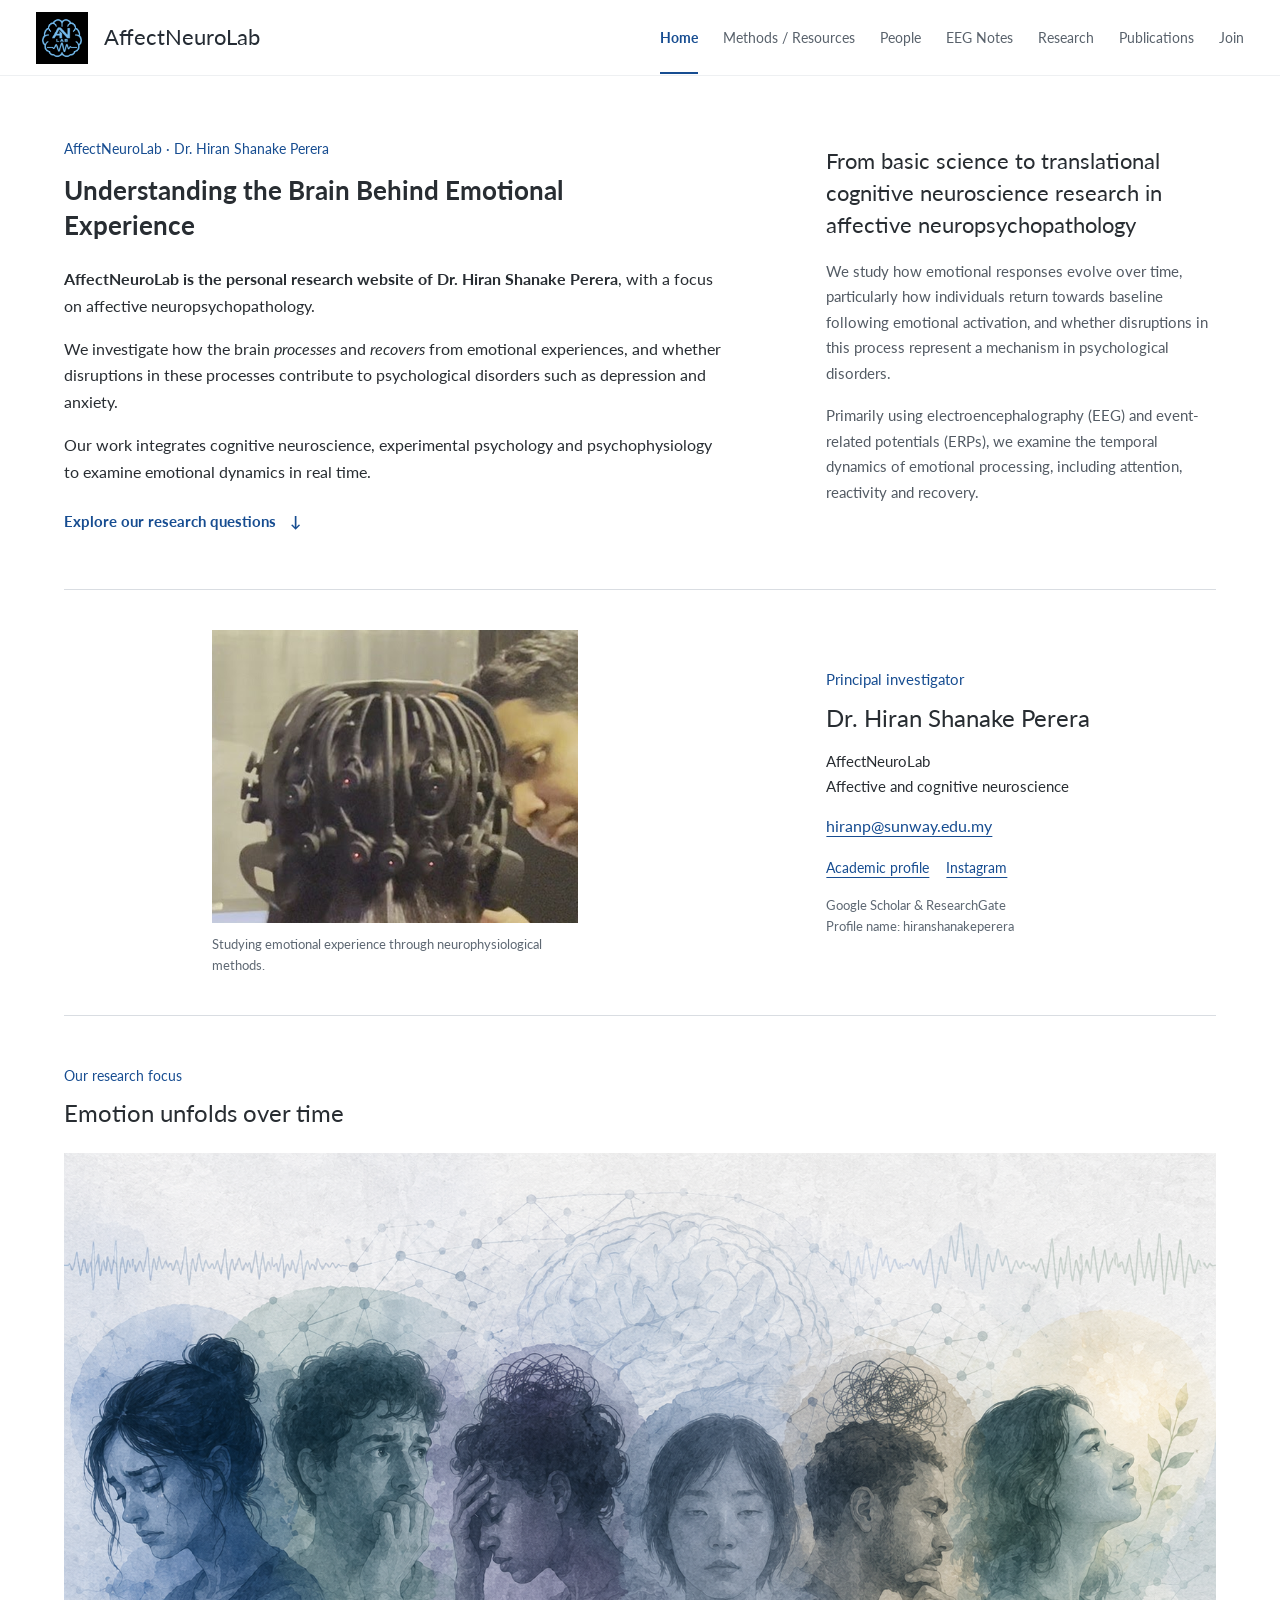
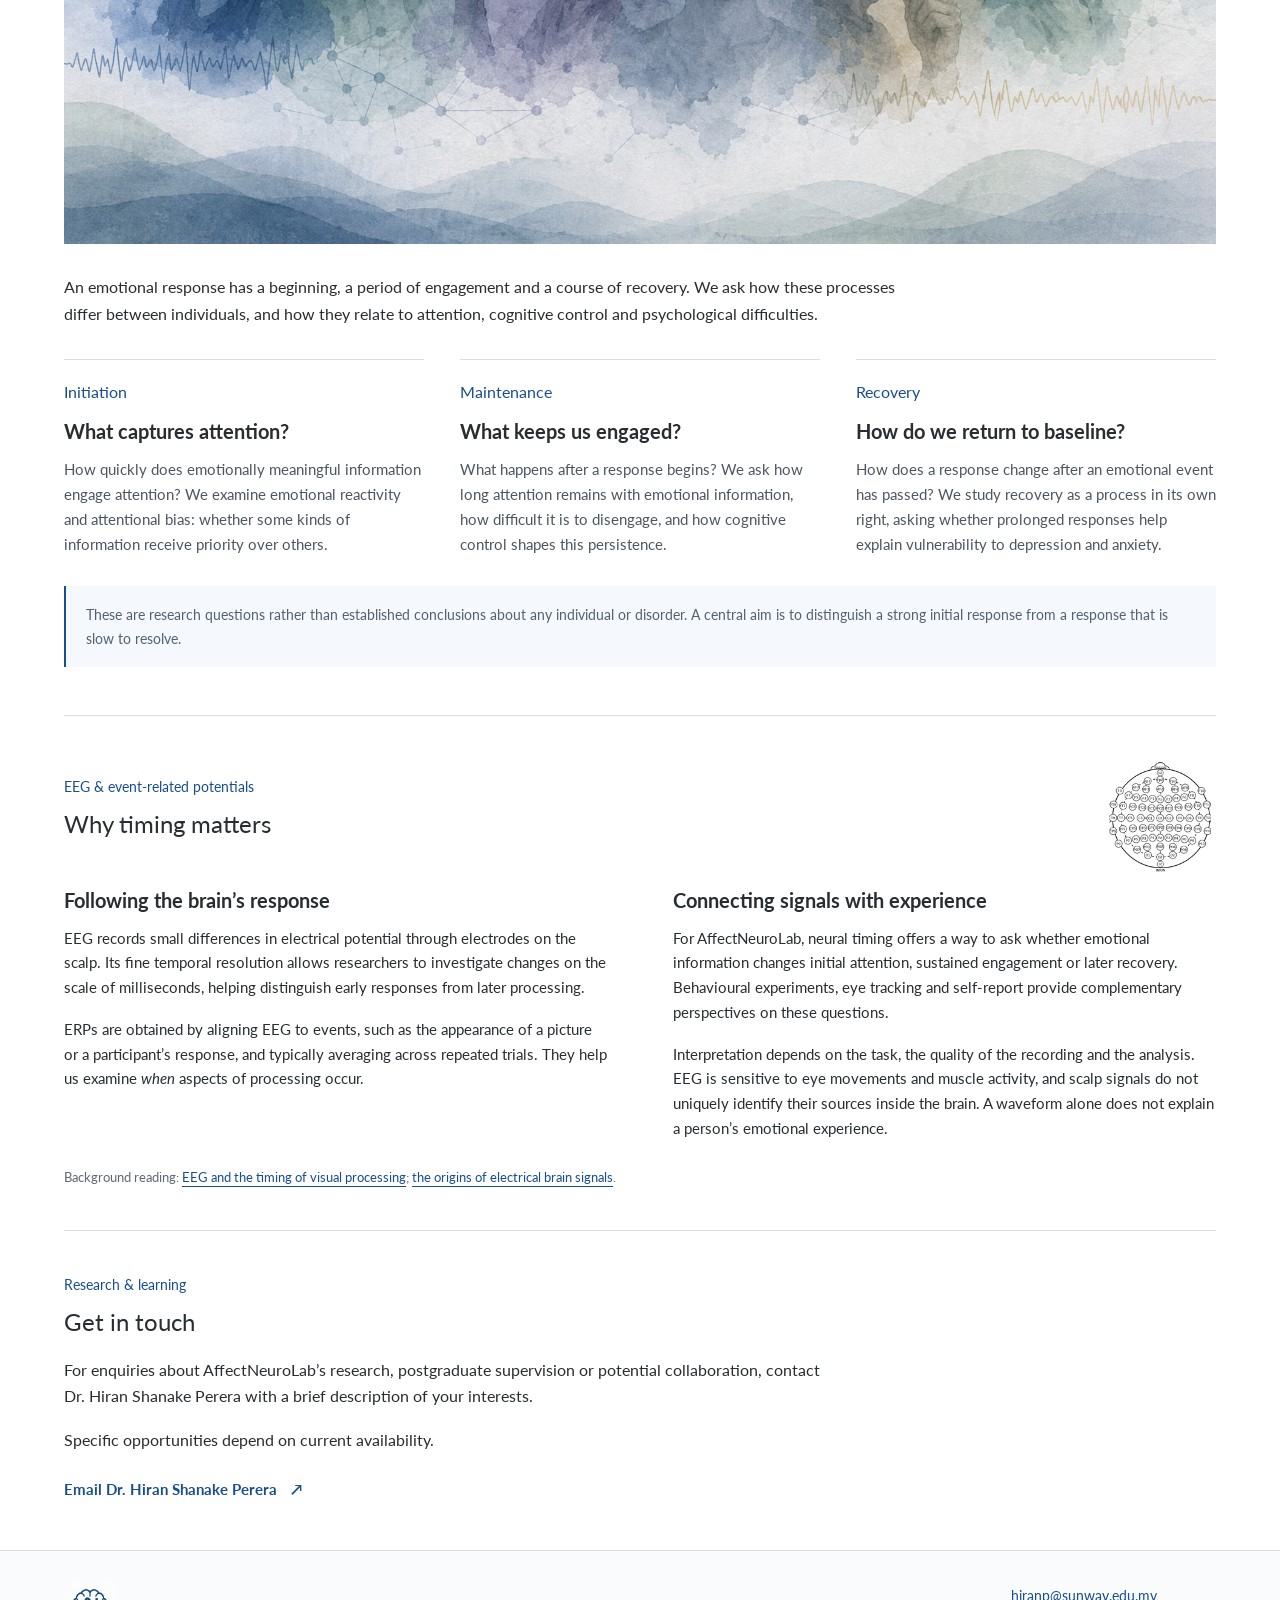
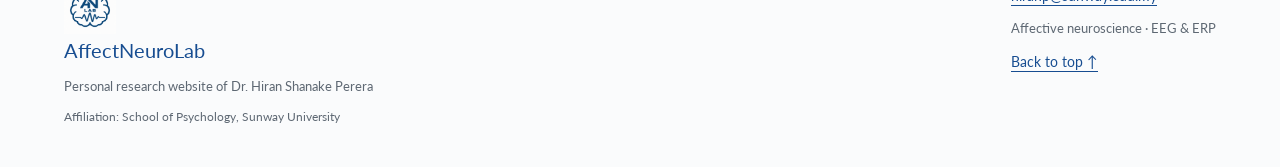
<file: index.html>
<!doctype html>
<html lang="en"><head>
  <meta charset="utf-8">
  <meta http-equiv="Content-Security-Policy" content="default-src 'none'; script-src 'self' 'sha256-poDk4ynfrxIIqO/fa3TYnl3ch21rM5E/FGvn1CGeTbU='; script-src-attr 'none'; style-src 'self'; style-src-attr 'none'; img-src 'self'; font-src 'self'; connect-src 'none'; object-src 'none'; frame-src 'none'; worker-src 'none'; base-uri 'none'; form-action 'none'; upgrade-insecure-requests">
  <meta name="referrer" content="no-referrer">
  <meta name="viewport" content="width=device-width, initial-scale=1">
  <title>AffectNeuroLab | Dr. Hiran Shanake Perera</title>
  <meta name="description" content="AffectNeuroLab is the personal research website of Dr. Hiran Shanake Perera, exploring emotional processing, attention and recovery using EEG, ERP and experimental psychology.">
  <meta name="author" content="Dr. Hiran Shanake Perera">
  <meta property="og:type" content="website">
  <meta property="og:title" content="AffectNeuroLab | Dr. Hiran Shanake Perera">
  <meta property="og:description" content="Understanding the brain behind emotional experience. The personal research website of Dr. Hiran Shanake Perera, focused on affective and cognitive neuroscience.">
  <link rel="canonical" href="https://neuro-affect.github.io/">
  <meta property="og:url" content="https://neuro-affect.github.io/">
  <meta name="theme-color" content="#174d91">
  
  <link rel="stylesheet" href="styles.css">
  <script type="application/ld+json">{"@context": "https://schema.org", "@graph": [{"@type": "ResearchOrganization", "@id": "https://neuro-affect.github.io/#lab", "name": "AffectNeuroLab", "description": "Affective and cognitive neuroscience research focused on the initiation, maintenance and recovery of emotional responses.", "member": {"@id": "https://neuro-affect.github.io/#pi"}, "url": "https://neuro-affect.github.io/"}, {"@type": "Person", "@id": "https://neuro-affect.github.io/#pi", "name": "Dr. Hiran Shanake Perera", "jobTitle": "Principal Investigator, AffectNeuroLab", "affiliation": {"@id": "https://neuro-affect.github.io/#lab"}, "email": "hiranp@sunway.edu.my"}, {"@type": "WebPage", "name": "AffectNeuroLab | Dr. Hiran Shanake Perera", "about": {"@id": "https://neuro-affect.github.io/#lab"}, "author": {"@id": "https://neuro-affect.github.io/#pi"}, "inLanguage": "en", "description": "Personal research website of Dr. Hiran Shanake Perera.", "url": "https://neuro-affect.github.io/"}]}</script>
<link rel="icon" type="image/png" href="an-lab-black-v2.png">
</head>
<body>
  <a class="skip-link" href="#main">Skip to content</a>
  <header class="site-header">
    <a class="brand" href="./" aria-label="AffectNeuroLab home"><img src="an-lab-black-v2.png" width="52" height="52" alt="" class="layout-c25927c85f">AffectNeuroLab</a>
    <button class="menu-toggle" type="button" aria-expanded="false" aria-controls="primary-nav">Menu <span aria-hidden="true">☰</span></button>
    <nav id="primary-nav" aria-label="Main navigation"><a href="index.html" aria-current="page">Home</a><a href="methods.html">Methods / Resources</a><a href="people.html">People</a><a href="eeg-notes.html">EEG Notes</a><a href="research.html">Research</a><a href="publications.html">Publications</a><a href="join.html">Join</a></nav>
  </header>

  <main id="main" class="container">
    <section class="intro two-column" aria-labelledby="intro-title">
      <div>
        <p class="eyebrow">AffectNeuroLab · Dr. Hiran Shanake Perera</p>
        <h1 id="intro-title">Understanding the Brain Behind Emotional Experience</h1>
        <p><strong>AffectNeuroLab is the personal research website of Dr. Hiran Shanake Perera</strong>, with a focus on affective neuropsychopathology.</p>
        <p>We investigate how the brain <em>processes</em> and <em>recovers</em> from emotional experiences, and whether disruptions in these processes contribute to psychological disorders such as depression and anxiety.</p>
        <p>Our work integrates cognitive neuroscience, experimental psychology and psychophysiology to examine emotional dynamics in real time.</p>
        <a class="text-link" href="#research-focus">Explore our research questions <span aria-hidden="true">↓</span></a>
      </div>
      <aside class="intro-aside">
        <h2>From basic science to translational cognitive neuroscience research in affective neuropsychopathology</h2>
        <p>We study how emotional responses evolve over time, particularly how individuals return towards baseline following emotional activation, and whether disruptions in this process represent a mechanism in psychological disorders.</p>
        <p>Primarily using electroencephalography (EEG) and event-related potentials (ERPs), we examine the temporal dynamics of emotional processing, including attention, reactivity and recovery.</p>
      </aside>
    </section>

    <section class="pi-section two-column ruled" aria-labelledby="pi-title">
      <figure class="pi-photo">
        <img src="pi-eeg.png" width="366" height="293" alt="Dr. Hiran Shanake Perera beside a participant wearing an EEG cap">
        <figcaption>Studying emotional experience through neurophysiological methods.</figcaption>
      </figure>
      <div class="pi-details">
        <p class="eyebrow">Principal investigator</p>
        <h2 id="pi-title">Dr. Hiran Shanake Perera</h2>
        <p>AffectNeuroLab<br>Affective and cognitive neuroscience</p>
        <a class="contact-link" href="mailto:hiranp@sunway.edu.my">hiranp@sunway.edu.my</a>
        <ul class="profile-links" aria-label="Principal Investigator profiles">
          <li><a href="https://tinyurl.com/5etvu652">Academic profile</a></li>
          <li><a href="https://www.instagram.com/hiranshanakeperera/">Instagram</a></li>
        </ul>
        <p class="profile-note">Google Scholar &amp; ResearchGate<br><span>Profile name: hiranshanakeperera</span></p>
      </div>
    </section>

    <section id="research-focus" class="research-section ruled" aria-labelledby="research-title">
      <p class="eyebrow">Our research focus</p>
      <h2 id="research-title">Emotion unfolds over time</h2>
<figure class="layout-ca25ce9ca4"><img src="emotions.png" width="1619" height="971" alt="Illustration of varied emotional experiences, with a brain and EEG waveforms" loading="lazy" class="layout-08ac4f0c53"></figure>
      <p class="section-lead">An emotional response has a beginning, a period of engagement and a course of recovery. We ask how these processes differ between individuals, and how they relate to attention, cognitive control and psychological difficulties.</p>
      <div class="stages">
        <article><span class="stage-number">Initiation</span><h3>What captures attention?</h3><p>How quickly does emotionally meaningful information engage attention? We examine emotional reactivity and attentional bias: whether some kinds of information receive priority over others.</p></article>
        <article><span class="stage-number">Maintenance</span><h3>What keeps us engaged?</h3><p>What happens after a response begins? We ask how long attention remains with emotional information, how difficult it is to disengage, and how cognitive control shapes this persistence.</p></article>
        <article><span class="stage-number">Recovery</span><h3>How do we return to baseline?</h3><p>How does a response change after an emotional event has passed? We study recovery as a process in its own right, asking whether prolonged responses help explain vulnerability to depression and anxiety.</p></article>
      </div>
      <p class="research-note">These are research questions rather than established conclusions about any individual or disorder. A central aim is to distinguish a strong initial response from a response that is slow to resolve.</p>
    </section>

    <section class="eeg-section ruled" aria-labelledby="eeg-title">
      <div class="eeg-heading"><div><p class="eyebrow">EEG &amp; event-related potentials</p><h2 id="eeg-title">Why timing matters</h2></div><img src="electrode-layout.png" width="185" height="195" alt="Scalp electrode placement diagram from the original lab website" loading="lazy"></div>
      <div class="method-columns">
        <article><h3>Following the brain’s response</h3><p>EEG records small differences in electrical potential through electrodes on the scalp. Its fine temporal resolution allows researchers to investigate changes on the scale of milliseconds, helping distinguish early responses from later processing.</p><p>ERPs are obtained by aligning EEG to events, such as the appearance of a picture or a participant’s response, and typically averaging across repeated trials. They help us examine <em>when</em> aspects of processing occur.</p></article>
        <article><h3>Connecting signals with experience</h3><p>For AffectNeuroLab, neural timing offers a way to ask whether emotional information changes initial attention, sustained engagement or later recovery. Behavioural experiments, eye tracking and self-report provide complementary perspectives on these questions.</p><p>Interpretation depends on the task, the quality of the recording and the analysis. EEG is sensitive to eye movements and muscle activity, and scalp signals do not uniquely identify their sources inside the brain. A waveform alone does not explain a person’s emotional experience.</p></article>
      </div>
      <p class="source-note">Background reading: <a href="https://www.nature.com/articles/s41598-017-16377-3">EEG and the timing of visual processing</a>; <a href="https://www.nature.com/articles/nrn3241">the origins of electrical brain signals</a>.</p>
    </section>

    <section class="contact-section ruled" aria-labelledby="connect-title">
      <div><p class="eyebrow">Research &amp; learning</p><h2 id="connect-title">Get in touch</h2><p>For enquiries about AffectNeuroLab’s research, postgraduate supervision or potential collaboration, contact Dr. Hiran Shanake Perera with a brief description of your interests.</p><p>Specific opportunities depend on current availability.</p><a class="text-link" href="mailto:hiranp@sunway.edu.my">Email Dr. Hiran Shanake Perera <span aria-hidden="true">↗</span></a></div>
    </section>
  </main>

  <footer><div class="container footer-inner"><div><img src="an-lab-white-v2.png" width="52" height="52" alt="" loading="lazy" class="layout-30612f040c"><strong>AffectNeuroLab</strong><p>Personal research website of Dr. Hiran Shanake Perera</p><p class="footer-affiliation">Affiliation: School of Psychology, Sunway University</p></div><div><a href="mailto:hiranp@sunway.edu.my">hiranp@sunway.edu.my</a><p>Affective neuroscience · EEG &amp; ERP</p><a href="#main">Back to top ↑</a></div></div></footer>
<script src="main.js"></script>


<div id="codex-browser-sidebar-comments-root" class="layout-d1ea4ad272"></div></body></html>
</file>
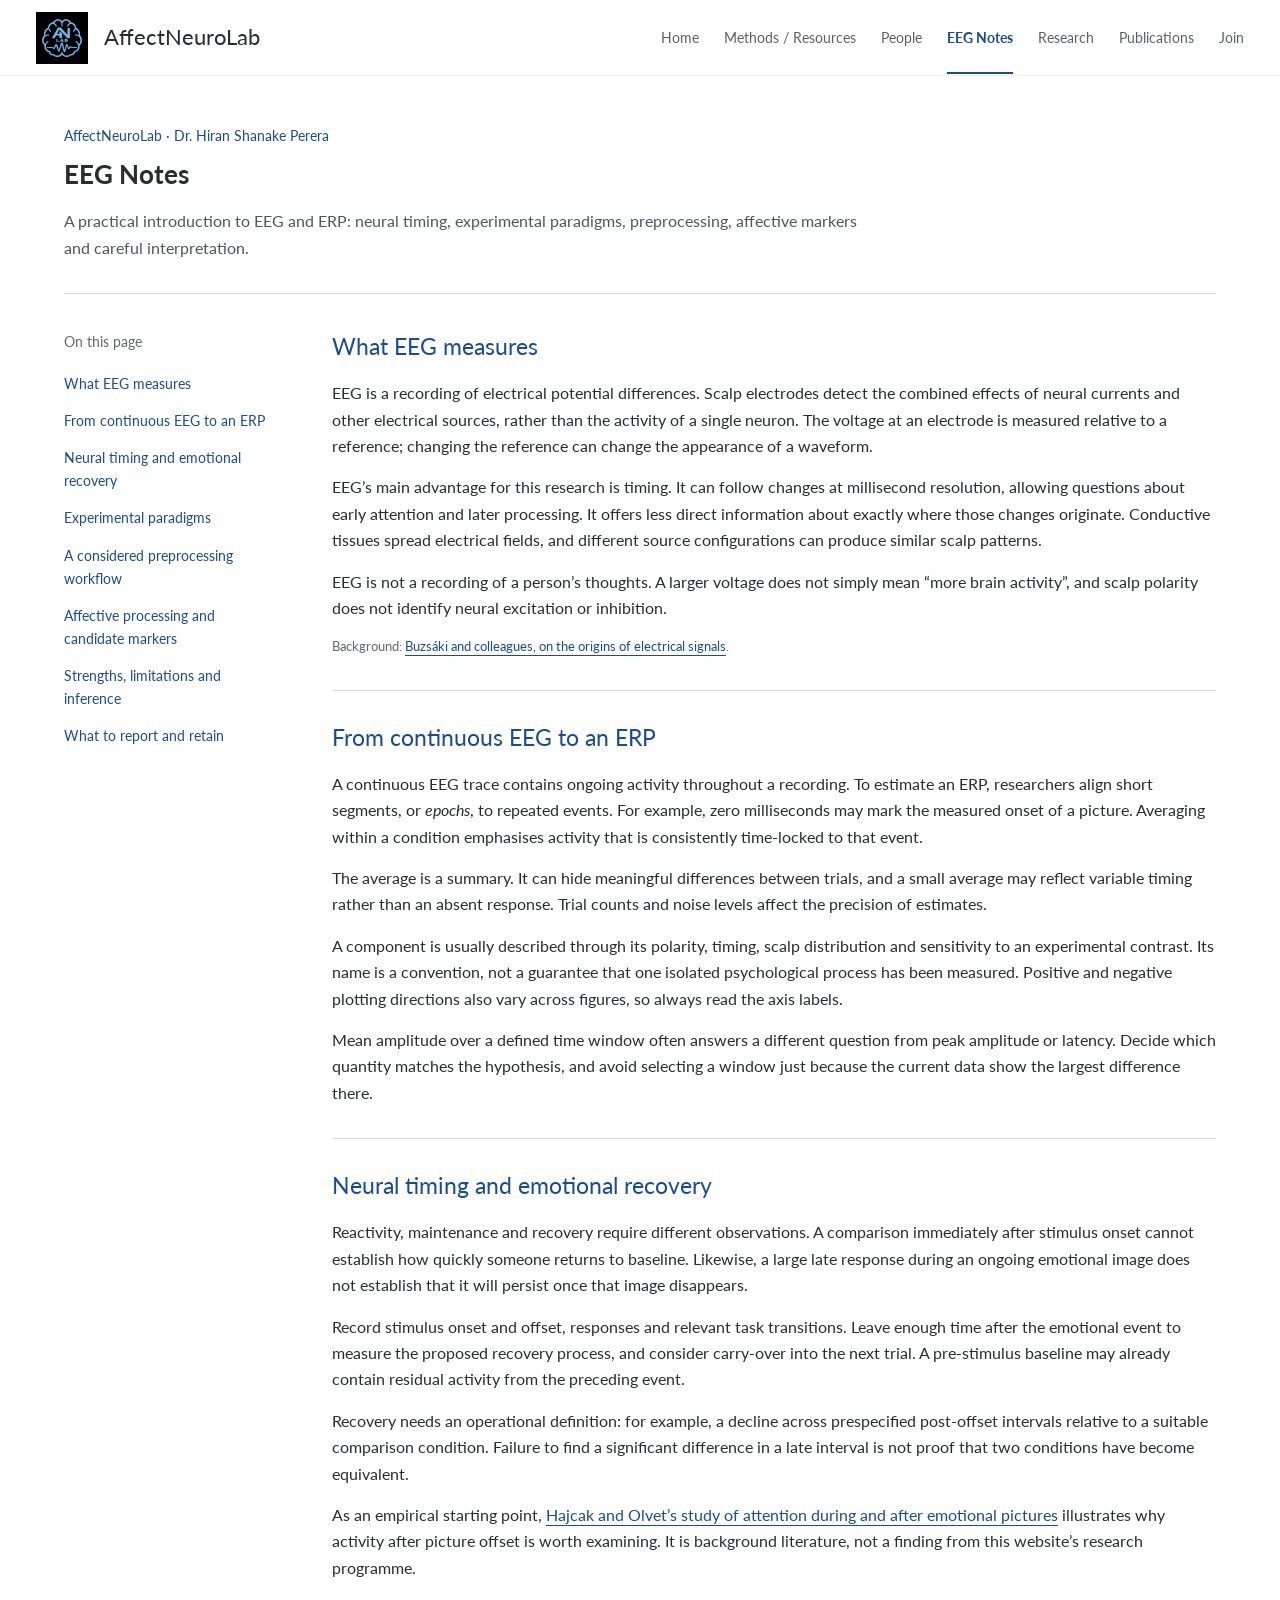
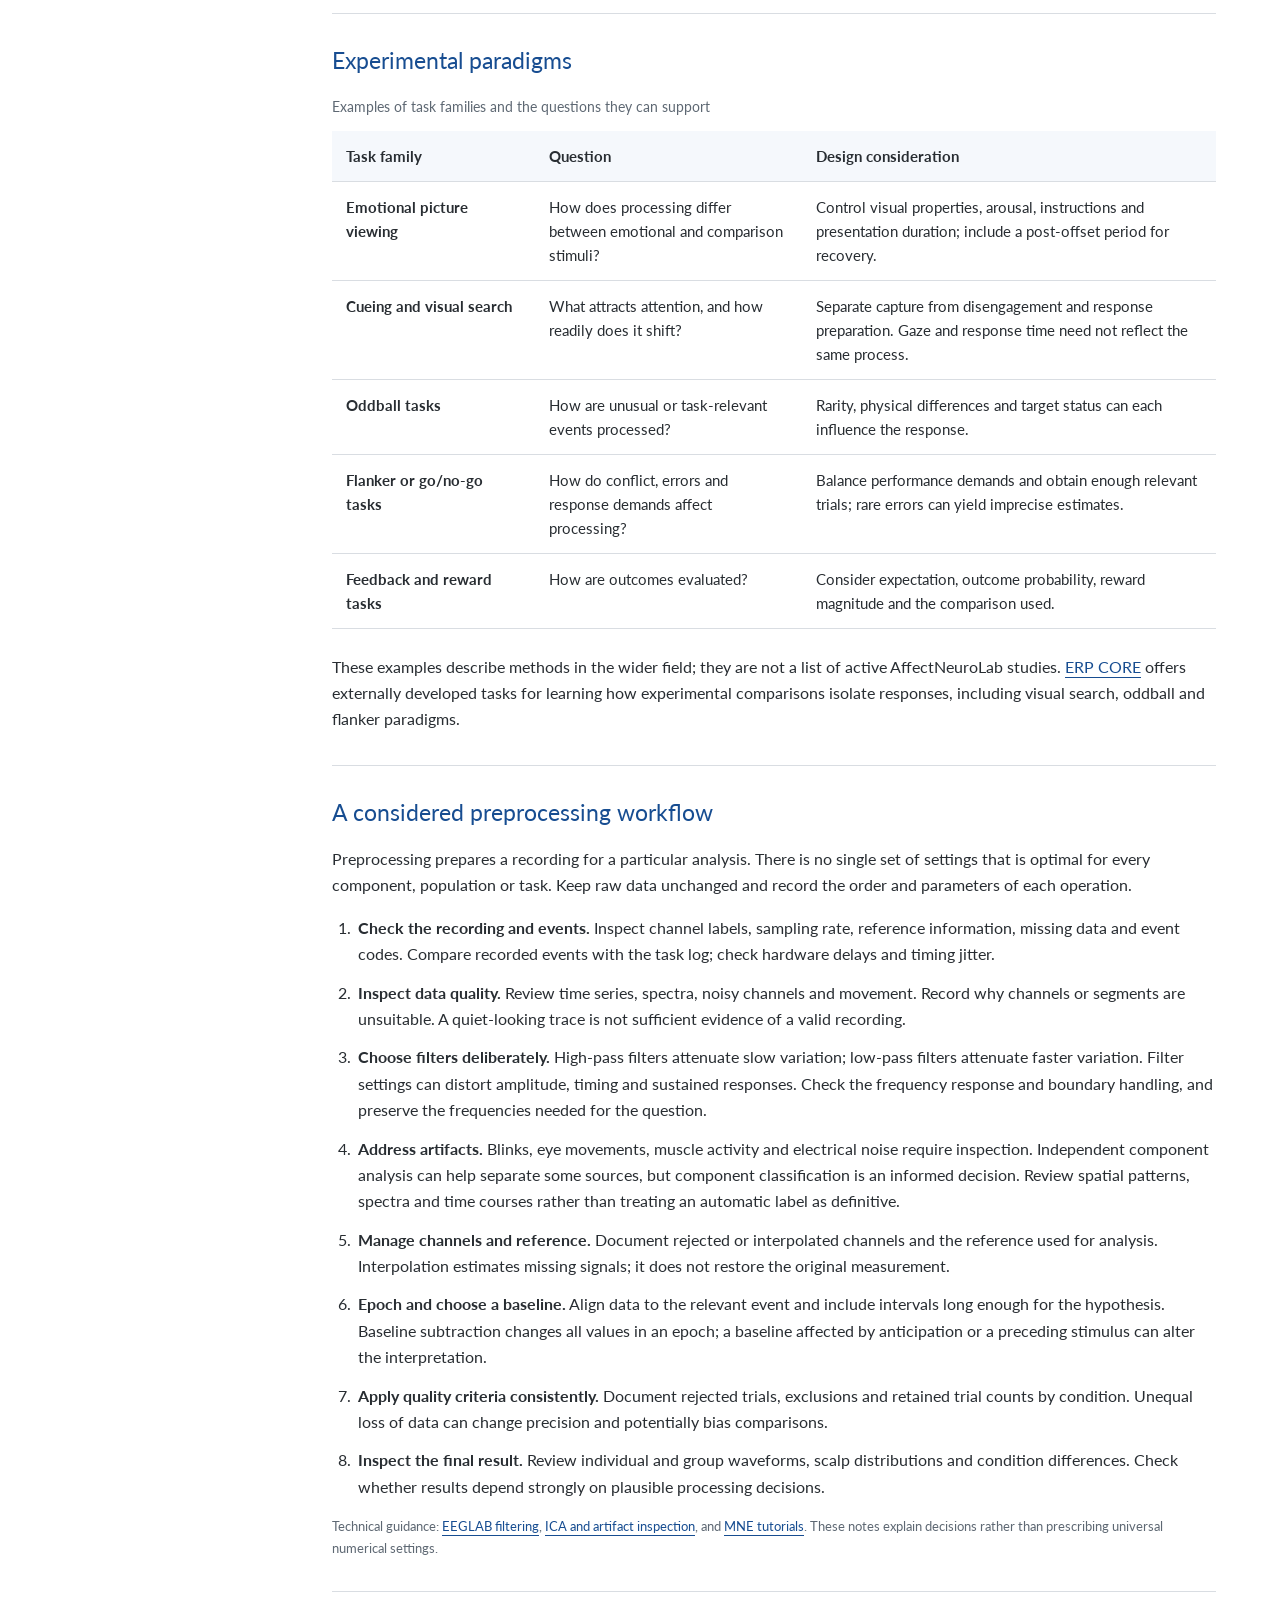
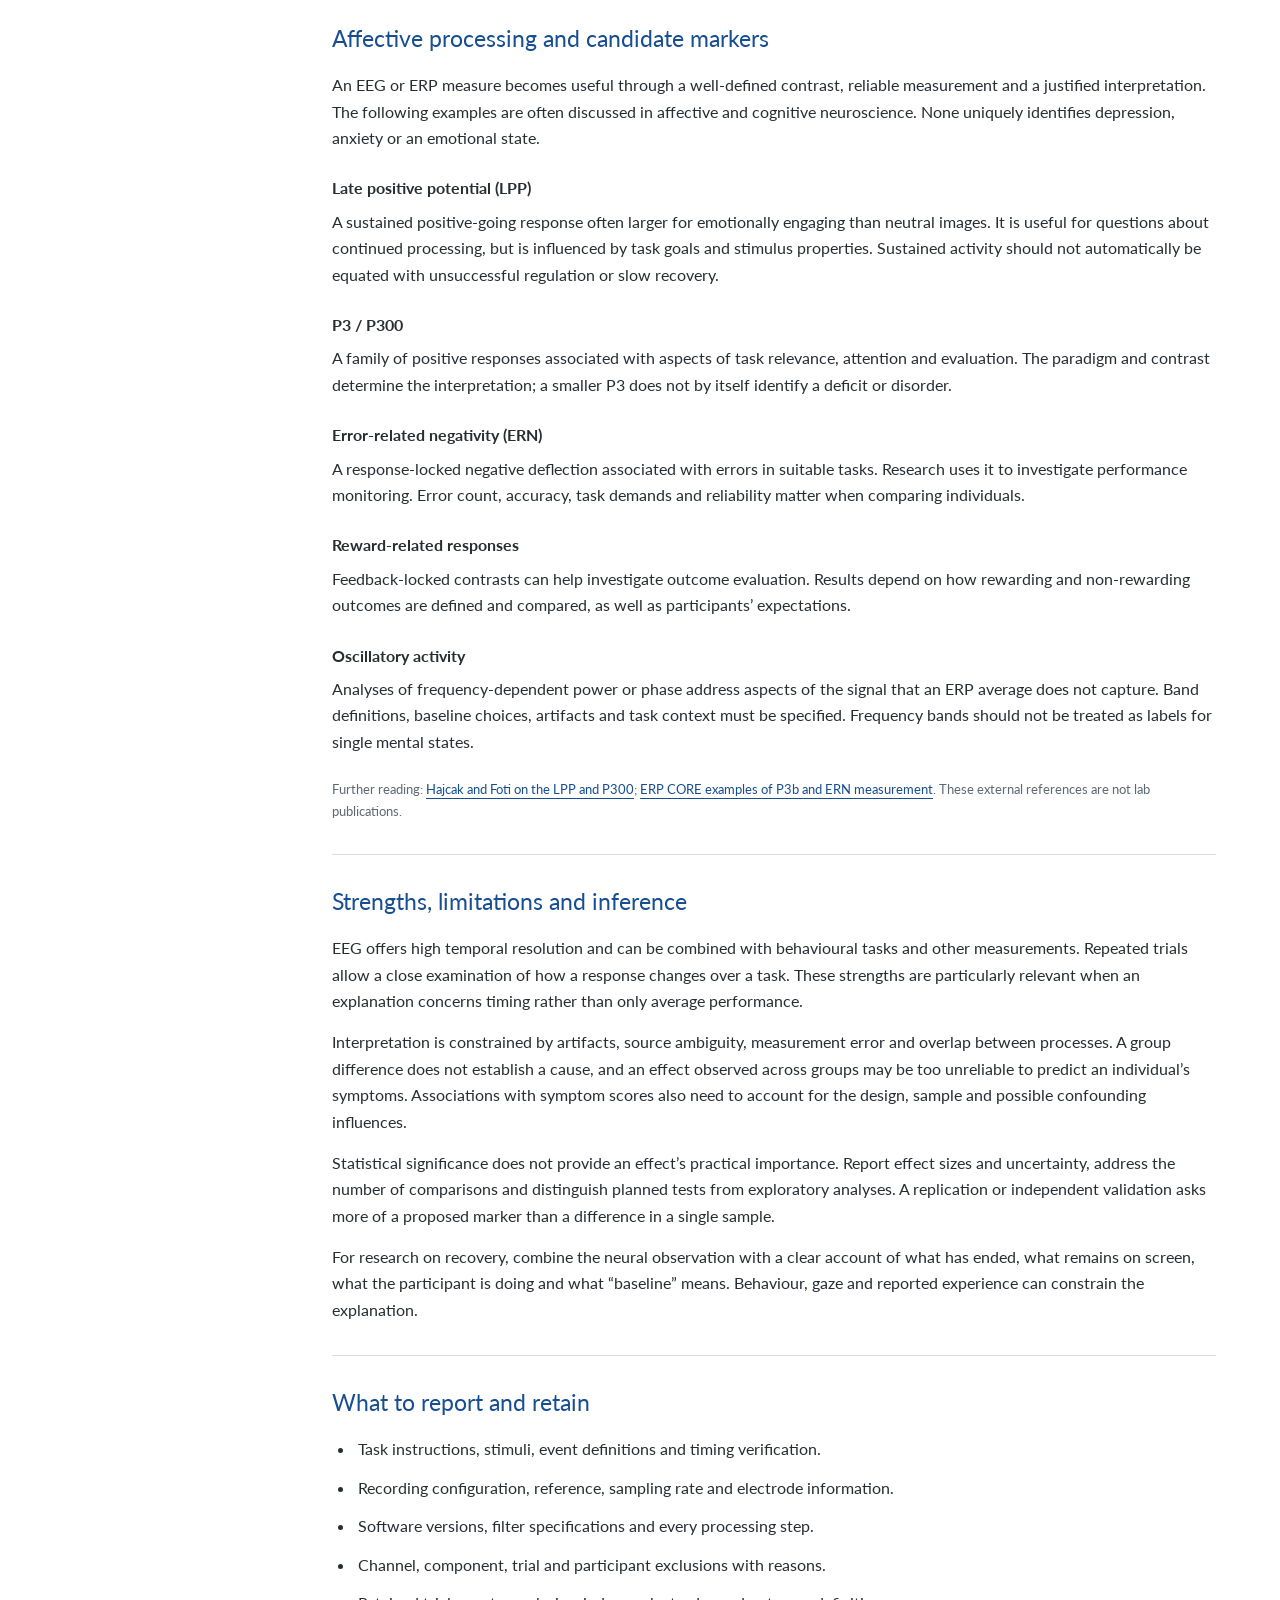
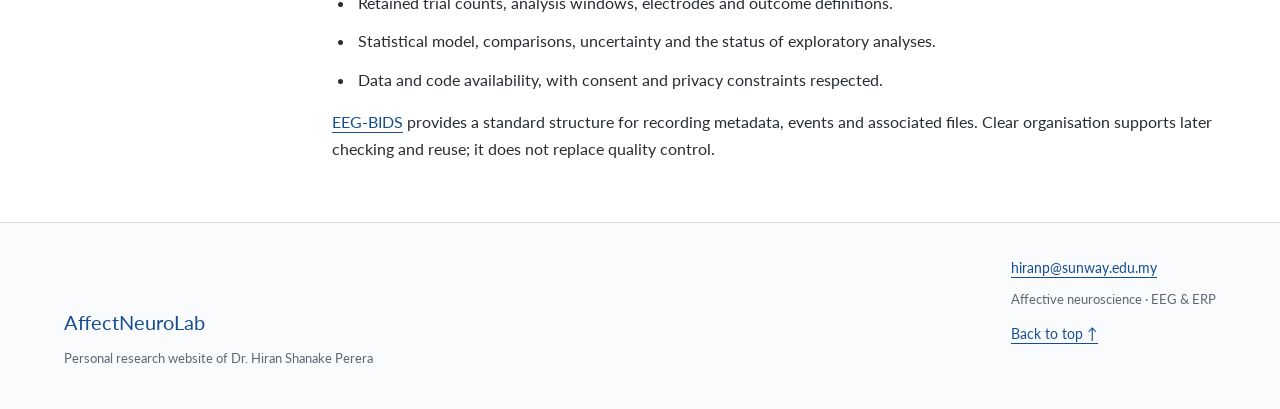
<file: eeg-notes.html>
<!doctype html>
<html lang="en"><head>
  <meta charset="utf-8">
  <meta http-equiv="Content-Security-Policy" content="default-src 'none'; script-src 'self' 'sha256-G2Vs3FWgPNCBJrjlBeg4PdR7yv9bV5+VcNZLNxMS0/s='; script-src-attr 'none'; style-src 'self'; style-src-attr 'none'; img-src 'self'; font-src 'self'; connect-src 'none'; object-src 'none'; frame-src 'none'; worker-src 'none'; base-uri 'none'; form-action 'none'; upgrade-insecure-requests">
  <meta name="referrer" content="no-referrer">
  <meta name="viewport" content="width=device-width, initial-scale=1">
  <title>EEG Notes | AffectNeuroLab | Dr. Hiran Shanake Perera</title>
  <meta name="description" content="A practical introduction to EEG and ERP: neural timing, experimental paradigms, preprocessing, affective markers and careful interpretation.">
  <meta name="author" content="Dr. Hiran Shanake Perera">
  <meta property="og:type" content="website">
  <meta property="og:title" content="EEG Notes | AffectNeuroLab">
  <meta property="og:description" content="A practical introduction to EEG and ERP: neural timing, experimental paradigms, preprocessing, affective markers and careful interpretation.">
  <link rel="canonical" href="https://neuro-affect.github.io/eeg-notes.html">
  <meta property="og:url" content="https://neuro-affect.github.io/eeg-notes.html">
  <meta name="theme-color" content="#174d91">
  
  <link rel="stylesheet" href="styles.css">
  <script type="application/ld+json">{"@context": "https://schema.org", "@graph": [{"@type": "ResearchOrganization", "@id": "https://neuro-affect.github.io/#lab", "name": "AffectNeuroLab", "description": "Affective and cognitive neuroscience research focused on the initiation, maintenance and recovery of emotional responses.", "member": {"@id": "https://neuro-affect.github.io/#pi"}, "url": "https://neuro-affect.github.io/"}, {"@type": "Person", "@id": "https://neuro-affect.github.io/#pi", "name": "Dr. Hiran Shanake Perera", "jobTitle": "Principal Investigator, AffectNeuroLab", "affiliation": {"@id": "https://neuro-affect.github.io/#lab"}, "email": "hiranp@sunway.edu.my"}, {"@type": "WebPage", "name": "EEG Notes | AffectNeuroLab | Dr. Hiran Shanake Perera", "about": {"@id": "https://neuro-affect.github.io/#lab"}, "author": {"@id": "https://neuro-affect.github.io/#pi"}, "inLanguage": "en", "description": "A practical introduction to EEG and ERP: neural timing, experimental paradigms, preprocessing, affective markers and careful interpretation.", "url": "https://neuro-affect.github.io/eeg-notes.html"}]}</script>
<link rel="icon" type="image/png" href="an-lab-black-v2.png">
</head>
<body>
  <a class="skip-link" href="#main">Skip to content</a>
  <header class="site-header">
    <a class="brand" href="./" aria-label="AffectNeuroLab home"><img src="an-lab-black-v2.png" width="52" height="52" alt="" class="layout-c25927c85f">AffectNeuroLab</a>
    <button class="menu-toggle" type="button" aria-expanded="false" aria-controls="primary-nav">Menu <span aria-hidden="true">☰</span></button>
    <nav id="primary-nav" aria-label="Main navigation"><a href="index.html">Home</a><a href="methods.html">Methods / Resources</a><a href="people.html">People</a><a href="eeg-notes.html" aria-current="page">EEG Notes</a><a href="research.html">Research</a><a href="publications.html">Publications</a><a href="join.html">Join</a></nav>
  </header>

  <main id="main" class="container"><header class="page-intro"><p class="eyebrow">AffectNeuroLab · Dr. Hiran Shanake Perera</p><h1>EEG Notes</h1><p>A practical introduction to EEG and ERP: neural timing, experimental paradigms, preprocessing, affective markers and careful interpretation.</p></header><div class="reading-layout"><nav class="contents" aria-label="On this page"><p>On this page</p><a href="#basics">What EEG measures</a><a href="#erp">From continuous EEG to an ERP</a><a href="#timing">Neural timing and emotional recovery</a><a href="#paradigms">Experimental paradigms</a><a href="#preprocessing">A considered preprocessing workflow</a><a href="#markers">Affective processing and candidate markers</a><a href="#interpretation">Strengths, limitations and inference</a><a href="#reporting">What to report and retain</a></nav><div class="article-body"><section class="article-section" id="basics"><h2>What EEG measures</h2><p>EEG is a recording of electrical potential differences. Scalp electrodes detect the combined effects of neural currents and other electrical sources, rather than the activity of a single neuron. The voltage at an electrode is measured relative to a reference; changing the reference can change the appearance of a waveform.</p><p>EEG’s main advantage for this research is timing. It can follow changes at millisecond resolution, allowing questions about early attention and later processing. It offers less direct information about exactly where those changes originate. Conductive tissues spread electrical fields, and different source configurations can produce similar scalp patterns.</p><p>EEG is not a recording of a person’s thoughts. A larger voltage does not simply mean “more brain activity”, and scalp polarity does not identify neural excitation or inhibition.</p><p class="source-note">Background: <a href="https://www.nature.com/articles/nrn3241">Buzsáki and colleagues, on the origins of electrical signals</a>.</p></section><section class="article-section" id="erp"><h2>From continuous EEG to an ERP</h2><p>A continuous EEG trace contains ongoing activity throughout a recording. To estimate an ERP, researchers align short segments, or <em>epochs</em>, to repeated events. For example, zero milliseconds may mark the measured onset of a picture. Averaging within a condition emphasises activity that is consistently time-locked to that event.</p><p>The average is a summary. It can hide meaningful differences between trials, and a small average may reflect variable timing rather than an absent response. Trial counts and noise levels affect the precision of estimates.</p><p>A component is usually described through its polarity, timing, scalp distribution and sensitivity to an experimental contrast. Its name is a convention, not a guarantee that one isolated psychological process has been measured. Positive and negative plotting directions also vary across figures, so always read the axis labels.</p><p>Mean amplitude over a defined time window often answers a different question from peak amplitude or latency. Decide which quantity matches the hypothesis, and avoid selecting a window just because the current data show the largest difference there.</p></section><section class="article-section" id="timing"><h2>Neural timing and emotional recovery</h2><p>Reactivity, maintenance and recovery require different observations. A comparison immediately after stimulus onset cannot establish how quickly someone returns to baseline. Likewise, a large late response during an ongoing emotional image does not establish that it will persist once that image disappears.</p><p>Record stimulus onset and offset, responses and relevant task transitions. Leave enough time after the emotional event to measure the proposed recovery process, and consider carry-over into the next trial. A pre-stimulus baseline may already contain residual activity from the preceding event.</p><p>Recovery needs an operational definition: for example, a decline across prespecified post-offset intervals relative to a suitable comparison condition. Failure to find a significant difference in a late interval is not proof that two conditions have become equivalent.</p><p>As an empirical starting point, <a href="https://pubmed.ncbi.nlm.nih.gov/18410198/">Hajcak and Olvet’s study of attention during and after emotional pictures</a> illustrates why activity after picture offset is worth examining. It is background literature, not a finding from this website’s research programme.</p></section><section class="article-section" id="paradigms"><h2>Experimental paradigms</h2><div class="table-wrap"><table><caption>Examples of task families and the questions they can support</caption><thead><tr><th scope="col">Task family</th><th scope="col">Question</th><th scope="col">Design consideration</th></tr></thead><tbody><tr><th scope="row">Emotional picture viewing</th><td>How does processing differ between emotional and comparison stimuli?</td><td>Control visual properties, arousal, instructions and presentation duration; include a post-offset period for recovery.</td></tr><tr><th scope="row">Cueing and visual search</th><td>What attracts attention, and how readily does it shift?</td><td>Separate capture from disengagement and response preparation. Gaze and response time need not reflect the same process.</td></tr><tr><th scope="row">Oddball tasks</th><td>How are unusual or task-relevant events processed?</td><td>Rarity, physical differences and target status can each influence the response.</td></tr><tr><th scope="row">Flanker or go/no-go tasks</th><td>How do conflict, errors and response demands affect processing?</td><td>Balance performance demands and obtain enough relevant trials; rare errors can yield imprecise estimates.</td></tr><tr><th scope="row">Feedback and reward tasks</th><td>How are outcomes evaluated?</td><td>Consider expectation, outcome probability, reward magnitude and the comparison used.</td></tr></tbody></table></div><p>These examples describe methods in the wider field; they are not a list of active AffectNeuroLab studies. <a href="https://erpinfo.org/erp-core">ERP CORE</a> offers externally developed tasks for learning how experimental comparisons isolate responses, including visual search, oddball and flanker paradigms.</p></section><section class="article-section" id="preprocessing"><h2>A considered preprocessing workflow</h2><p>Preprocessing prepares a recording for a particular analysis. There is no single set of settings that is optimal for every component, population or task. Keep raw data unchanged and record the order and parameters of each operation.</p><ol class="steps"><li><strong>Check the recording and events.</strong> Inspect channel labels, sampling rate, reference information, missing data and event codes. Compare recorded events with the task log; check hardware delays and timing jitter.</li><li><strong>Inspect data quality.</strong> Review time series, spectra, noisy channels and movement. Record why channels or segments are unsuitable. A quiet-looking trace is not sufficient evidence of a valid recording.</li><li><strong>Choose filters deliberately.</strong> High-pass filters attenuate slow variation; low-pass filters attenuate faster variation. Filter settings can distort amplitude, timing and sustained responses. Check the frequency response and boundary handling, and preserve the frequencies needed for the question.</li><li><strong>Address artifacts.</strong> Blinks, eye movements, muscle activity and electrical noise require inspection. Independent component analysis can help separate some sources, but component classification is an informed decision. Review spatial patterns, spectra and time courses rather than treating an automatic label as definitive.</li><li><strong>Manage channels and reference.</strong> Document rejected or interpolated channels and the reference used for analysis. Interpolation estimates missing signals; it does not restore the original measurement.</li><li><strong>Epoch and choose a baseline.</strong> Align data to the relevant event and include intervals long enough for the hypothesis. Baseline subtraction changes all values in an epoch; a baseline affected by anticipation or a preceding stimulus can alter the interpretation.</li><li><strong>Apply quality criteria consistently.</strong> Document rejected trials, exclusions and retained trial counts by condition. Unequal loss of data can change precision and potentially bias comparisons.</li><li><strong>Inspect the final result.</strong> Review individual and group waveforms, scalp distributions and condition differences. Check whether results depend strongly on plausible processing decisions.</li></ol><p class="source-note">Technical guidance: <a href="https://eeglab.org/tutorials/05_Preprocess/Filtering.html">EEGLAB filtering</a>, <a href="https://eeglab.org/tutorials/06_RejectArtifacts/RunICA.html">ICA and artifact inspection</a>, and <a href="https://mne.tools/stable/auto_tutorials/index.html">MNE tutorials</a>. These notes explain decisions rather than prescribing universal numerical settings.</p></section><section class="article-section" id="markers"><h2>Affective processing and candidate markers</h2><p>An EEG or ERP measure becomes useful through a well-defined contrast, reliable measurement and a justified interpretation. The following examples are often discussed in affective and cognitive neuroscience. None uniquely identifies depression, anxiety or an emotional state.</p><dl class="definition-list"><dt>Late positive potential (LPP)</dt><dd>A sustained positive-going response often larger for emotionally engaging than neutral images. It is useful for questions about continued processing, but is influenced by task goals and stimulus properties. Sustained activity should not automatically be equated with unsuccessful regulation or slow recovery.</dd><dt>P3 / P300</dt><dd>A family of positive responses associated with aspects of task relevance, attention and evaluation. The paradigm and contrast determine the interpretation; a smaller P3 does not by itself identify a deficit or disorder.</dd><dt>Error-related negativity (ERN)</dt><dd>A response-locked negative deflection associated with errors in suitable tasks. Research uses it to investigate performance monitoring. Error count, accuracy, task demands and reliability matter when comparing individuals.</dd><dt>Reward-related responses</dt><dd>Feedback-locked contrasts can help investigate outcome evaluation. Results depend on how rewarding and non-rewarding outcomes are defined and compared, as well as participants’ expectations.</dd><dt>Oscillatory activity</dt><dd>Analyses of frequency-dependent power or phase address aspects of the signal that an ERP average does not capture. Band definitions, baseline choices, artifacts and task context must be specified. Frequency bands should not be treated as labels for single mental states.</dd></dl><p class="source-note">Further reading: <a href="https://pubmed.ncbi.nlm.nih.gov/32243623/">Hajcak and Foti on the LPP and P300</a>; <a href="https://erpinfo.org/erp-core">ERP CORE examples of P3b and ERN measurement</a>. These external references are not lab publications.</p></section><section class="article-section" id="interpretation"><h2>Strengths, limitations and inference</h2><p>EEG offers high temporal resolution and can be combined with behavioural tasks and other measurements. Repeated trials allow a close examination of how a response changes over a task. These strengths are particularly relevant when an explanation concerns timing rather than only average performance.</p><p>Interpretation is constrained by artifacts, source ambiguity, measurement error and overlap between processes. A group difference does not establish a cause, and an effect observed across groups may be too unreliable to predict an individual’s symptoms. Associations with symptom scores also need to account for the design, sample and possible confounding influences.</p><p>Statistical significance does not provide an effect’s practical importance. Report effect sizes and uncertainty, address the number of comparisons and distinguish planned tests from exploratory analyses. A replication or independent validation asks more of a proposed marker than a difference in a single sample.</p><p>For research on recovery, combine the neural observation with a clear account of what has ended, what remains on screen, what the participant is doing and what “baseline” means. Behaviour, gaze and reported experience can constrain the explanation.</p></section><section class="article-section" id="reporting"><h2>What to report and retain</h2><ul><li>Task instructions, stimuli, event definitions and timing verification.</li><li>Recording configuration, reference, sampling rate and electrode information.</li><li>Software versions, filter specifications and every processing step.</li><li>Channel, component, trial and participant exclusions with reasons.</li><li>Retained trial counts, analysis windows, electrodes and outcome definitions.</li><li>Statistical model, comparisons, uncertainty and the status of exploratory analyses.</li><li>Data and code availability, with consent and privacy constraints respected.</li></ul><p><a href="https://bids-specification.readthedocs.io/en/stable/modality-specific-files/electroencephalography.html">EEG-BIDS</a> provides a standard structure for recording metadata, events and associated files. Clear organisation supports later checking and reuse; it does not replace quality control.</p></section></div></div></main>  <footer><div class="container footer-inner"><div><img src="an-lab-white-v2.png" width="52" height="52" alt="" loading="lazy" class="layout-30612f040c"><strong>AffectNeuroLab</strong><p>Personal research website of Dr. Hiran Shanake Perera</p></div><div><a href="mailto:hiranp@sunway.edu.my">hiranp@sunway.edu.my</a><p>Affective neuroscience · EEG &amp; ERP</p><a href="#main">Back to top ↑</a></div></div></footer>
<script src="main.js"></script>


</body><div id="codex-browser-sidebar-comments-root" class="layout-d1ea4ad272"></div></html>
</file>
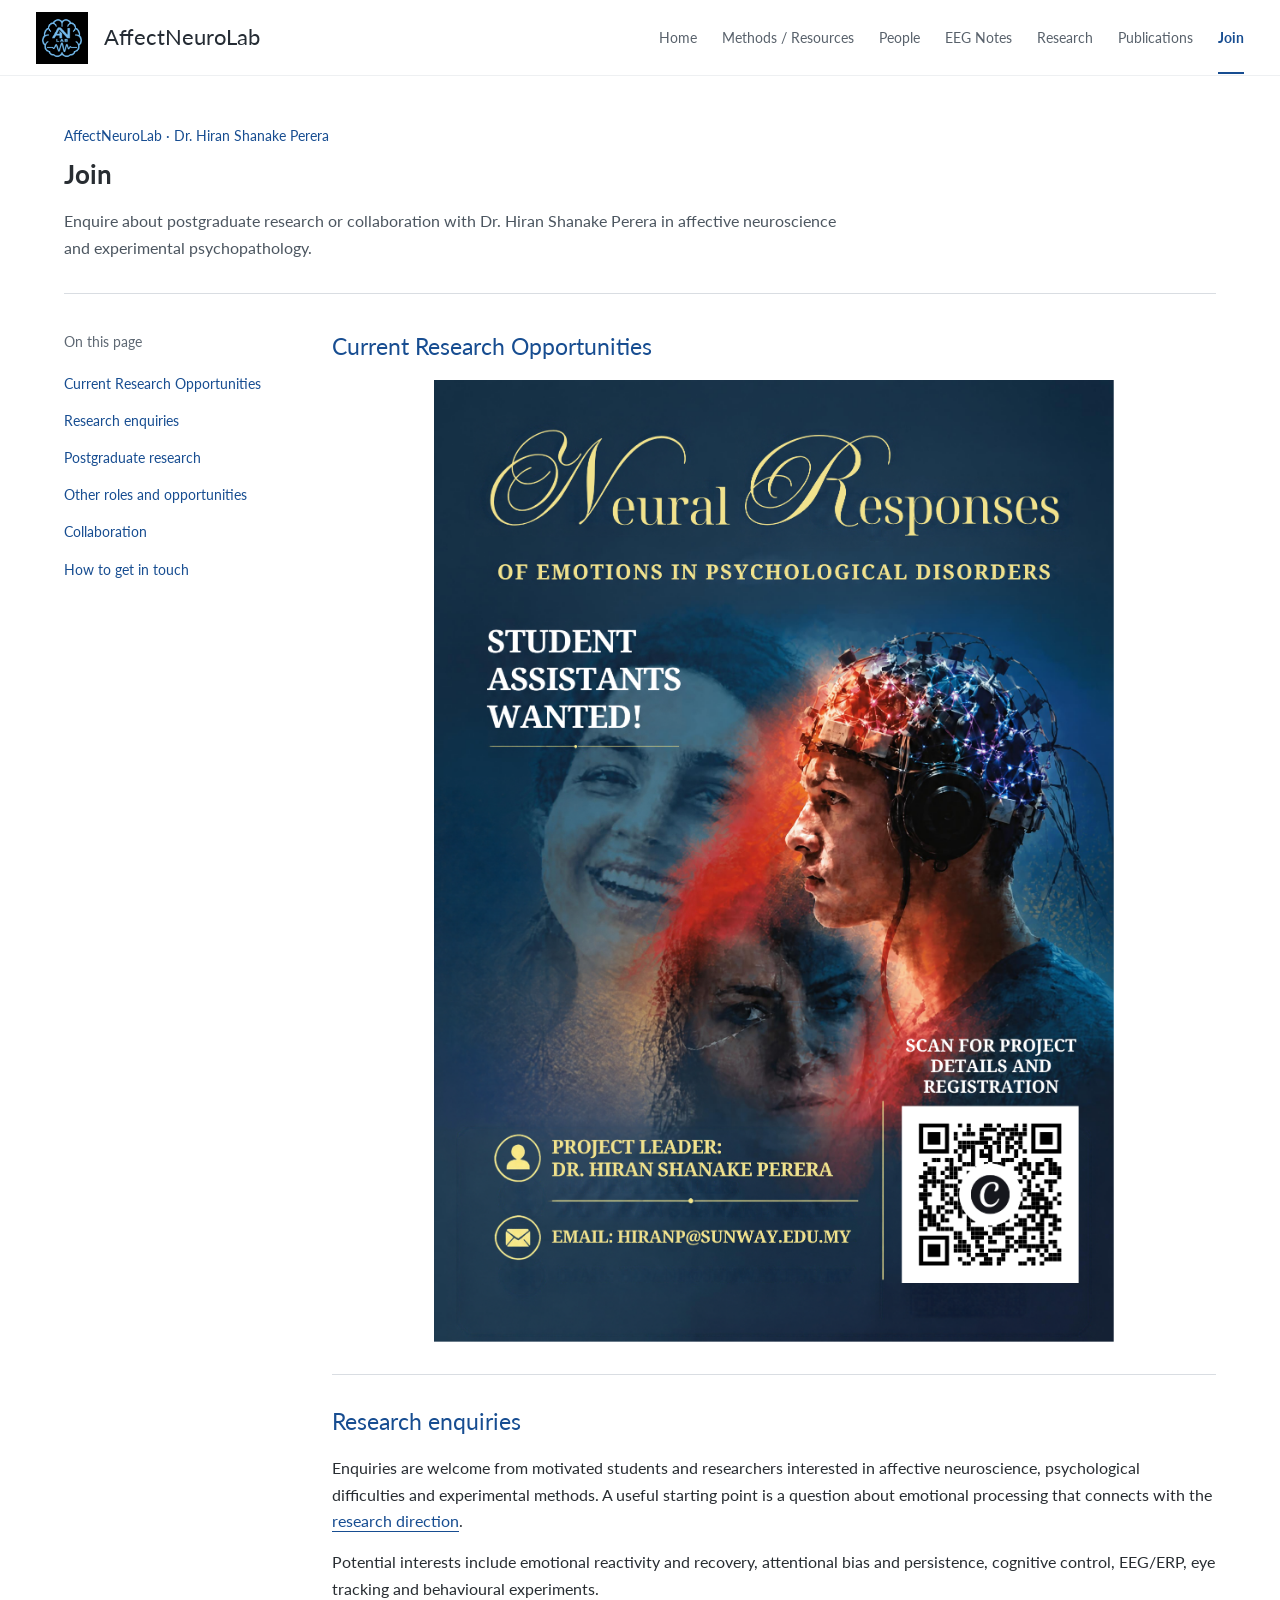
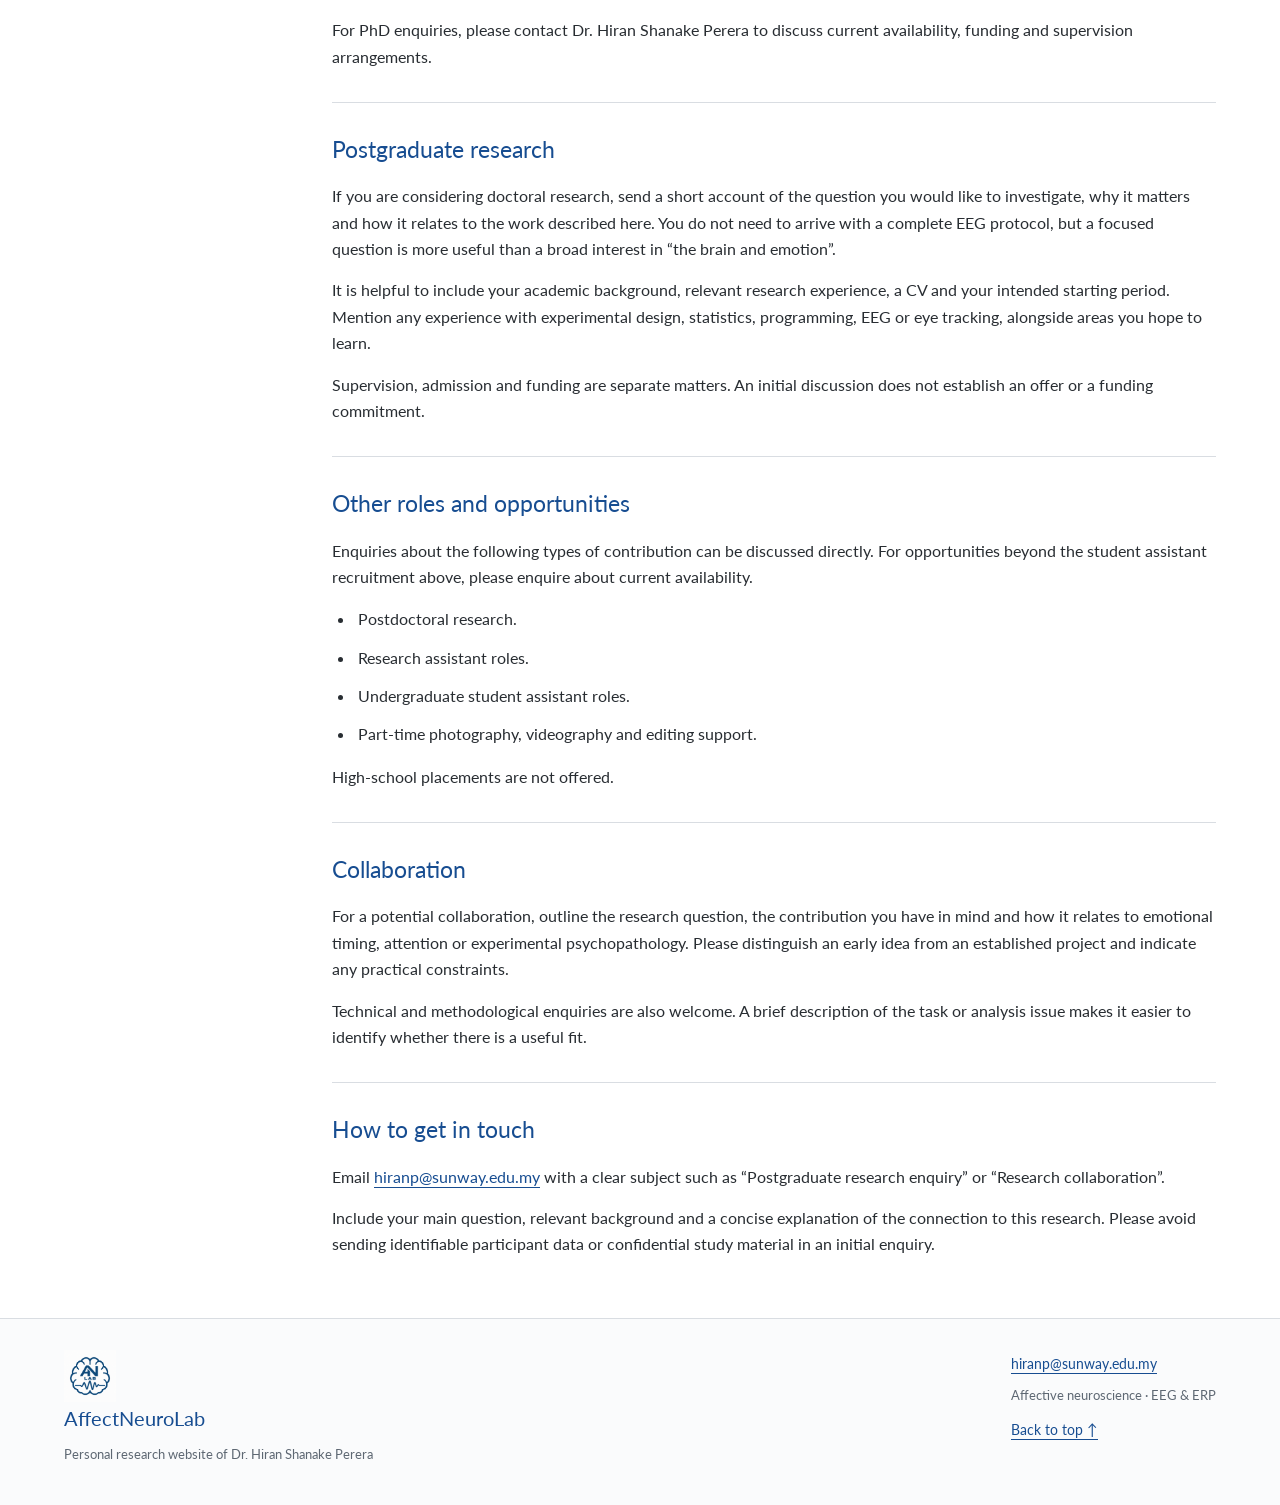
<file: join.html>
<!doctype html>
<html lang="en"><head>
  <meta charset="utf-8">
  <meta http-equiv="Content-Security-Policy" content="default-src 'none'; script-src 'self' 'sha256-A7AJJLNFz+IQCi1VFWVU3UjlqDtokSY2GSBnyoSGGE4='; script-src-attr 'none'; style-src 'self'; style-src-attr 'none'; img-src 'self'; font-src 'self'; connect-src 'none'; object-src 'none'; frame-src 'none'; worker-src 'none'; base-uri 'none'; form-action 'none'; upgrade-insecure-requests">
  <meta name="referrer" content="no-referrer">
  <meta name="viewport" content="width=device-width, initial-scale=1">
  <title>Join | AffectNeuroLab | Dr. Hiran Shanake Perera</title>
  <meta name="description" content="Enquire about postgraduate research or collaboration with Dr. Hiran Shanake Perera in affective neuroscience and experimental psychopathology.">
  <meta name="author" content="Dr. Hiran Shanake Perera">
  <meta property="og:type" content="website">
  <meta property="og:title" content="Join | AffectNeuroLab">
  <meta property="og:description" content="Enquire about postgraduate research or collaboration with Dr. Hiran Shanake Perera in affective neuroscience and experimental psychopathology.">
  <link rel="canonical" href="https://neuro-affect.github.io/join.html">
  <meta property="og:url" content="https://neuro-affect.github.io/join.html">
  <meta name="theme-color" content="#174d91">
  
  <link rel="stylesheet" href="styles.css">
  <script type="application/ld+json">{"@context": "https://schema.org", "@graph": [{"@type": "ResearchOrganization", "@id": "https://neuro-affect.github.io/#lab", "name": "AffectNeuroLab", "description": "Affective and cognitive neuroscience research focused on the initiation, maintenance and recovery of emotional responses.", "member": {"@id": "https://neuro-affect.github.io/#pi"}, "url": "https://neuro-affect.github.io/"}, {"@type": "Person", "@id": "https://neuro-affect.github.io/#pi", "name": "Dr. Hiran Shanake Perera", "jobTitle": "Principal Investigator, AffectNeuroLab", "affiliation": {"@id": "https://neuro-affect.github.io/#lab"}, "email": "hiranp@sunway.edu.my"}, {"@type": "WebPage", "name": "Join | AffectNeuroLab | Dr. Hiran Shanake Perera", "about": {"@id": "https://neuro-affect.github.io/#lab"}, "author": {"@id": "https://neuro-affect.github.io/#pi"}, "inLanguage": "en", "description": "Enquire about postgraduate research or collaboration with Dr. Hiran Shanake Perera in affective neuroscience and experimental psychopathology.", "url": "https://neuro-affect.github.io/join.html"}]}</script>
<link rel="icon" type="image/png" href="an-lab-black-v2.png">
</head>
<body>
  <a class="skip-link" href="#main">Skip to content</a>
  <header class="site-header">
    <a class="brand" href="./" aria-label="AffectNeuroLab home"><img src="an-lab-black-v2.png" width="52" height="52" alt="" class="layout-c25927c85f">AffectNeuroLab</a>
    <button class="menu-toggle" type="button" aria-expanded="false" aria-controls="primary-nav">Menu <span aria-hidden="true">☰</span></button>
    <nav id="primary-nav" aria-label="Main navigation"><a href="index.html">Home</a><a href="methods.html">Methods / Resources</a><a href="people.html">People</a><a href="eeg-notes.html">EEG Notes</a><a href="research.html">Research</a><a href="publications.html">Publications</a><a href="join.html" aria-current="page">Join</a></nav>
  </header>

  <main id="main" class="container"><header class="page-intro"><p class="eyebrow">AffectNeuroLab · Dr. Hiran Shanake Perera</p><h1>Join</h1><p>Enquire about postgraduate research or collaboration with Dr. Hiran Shanake Perera in affective neuroscience and experimental psychopathology.</p></header><div class="reading-layout"><nav class="contents" aria-label="On this page"><p>On this page</p><a href="#opportunities">Current Research Opportunities</a><a href="#enquiries">Research enquiries</a><a href="#postgraduate">Postgraduate research</a><a href="#roles">Other roles and opportunities</a><a href="#collaboration">Collaboration</a><a href="#contact">How to get in touch</a></nav><div class="article-body"><section class="article-section" id="opportunities"><h2>Current Research Opportunities</h2><figure class="recruitment-poster"><img src="recruitment-poster.png" width="1587" height="2245" alt="Student assistants wanted for Neural Responses of Emotions in Psychological Disorders. Project leader: Dr. Hiran Shanake Perera. Email hiranp@sunway.edu.my. Scan the QR code on the poster for project details and registration."></figure></section><section class="article-section" id="enquiries"><h2>Research enquiries</h2><p>Enquiries are welcome from motivated students and researchers interested in affective neuroscience, psychological difficulties and experimental methods. A useful starting point is a question about emotional processing that connects with the <a href="research.html">research direction</a>.</p><p>Potential interests include emotional reactivity and recovery, attentional bias and persistence, cognitive control, EEG/ERP, eye tracking and behavioural experiments.</p><p>For PhD enquiries, please contact Dr. Hiran Shanake Perera to discuss current availability, funding and supervision arrangements.</p></section><section class="article-section" id="postgraduate"><h2>Postgraduate research</h2><p>If you are considering doctoral research, send a short account of the question you would like to investigate, why it matters and how it relates to the work described here. You do not need to arrive with a complete EEG protocol, but a focused question is more useful than a broad interest in “the brain and emotion”.</p><p>It is helpful to include your academic background, relevant research experience, a CV and your intended starting period. Mention any experience with experimental design, statistics, programming, EEG or eye tracking, alongside areas you hope to learn.</p><p>Supervision, admission and funding are separate matters. An initial discussion does not establish an offer or a funding commitment.</p></section><section class="article-section" id="roles"><h2>Other roles and opportunities</h2><p>Enquiries about the following types of contribution can be discussed directly. For opportunities beyond the student assistant recruitment above, please enquire about current availability.</p><ul><li>Postdoctoral research.</li><li>Research assistant roles.</li><li>Undergraduate student assistant roles.</li><li>Part-time photography, videography and editing support.</li></ul><p>High-school placements are not offered.</p></section><section class="article-section" id="collaboration"><h2>Collaboration</h2><p>For a potential collaboration, outline the research question, the contribution you have in mind and how it relates to emotional timing, attention or experimental psychopathology. Please distinguish an early idea from an established project and indicate any practical constraints.</p><p>Technical and methodological enquiries are also welcome. A brief description of the task or analysis issue makes it easier to identify whether there is a useful fit.</p></section><section class="article-section" id="contact"><h2>How to get in touch</h2><p>Email <a href="mailto:hiranp@sunway.edu.my?subject=AffectNeuroLab%20research%20enquiry">hiranp@sunway.edu.my</a> with a clear subject such as “Postgraduate research enquiry” or “Research collaboration”.</p><p>Include your main question, relevant background and a concise explanation of the connection to this research. Please avoid sending identifiable participant data or confidential study material in an initial enquiry.</p></section></div></div></main>  <footer><div class="container footer-inner"><div><img src="an-lab-white-v2.png" width="52" height="52" alt="" loading="lazy" class="layout-30612f040c"><strong>AffectNeuroLab</strong><p>Personal research website of Dr. Hiran Shanake Perera</p></div><div><a href="mailto:hiranp@sunway.edu.my">hiranp@sunway.edu.my</a><p>Affective neuroscience · EEG &amp; ERP</p><a href="#main">Back to top ↑</a></div></div></footer>
<script src="main.js"></script>


</body><div id="codex-browser-sidebar-comments-root" class="layout-d1ea4ad272"></div></html>
</file>
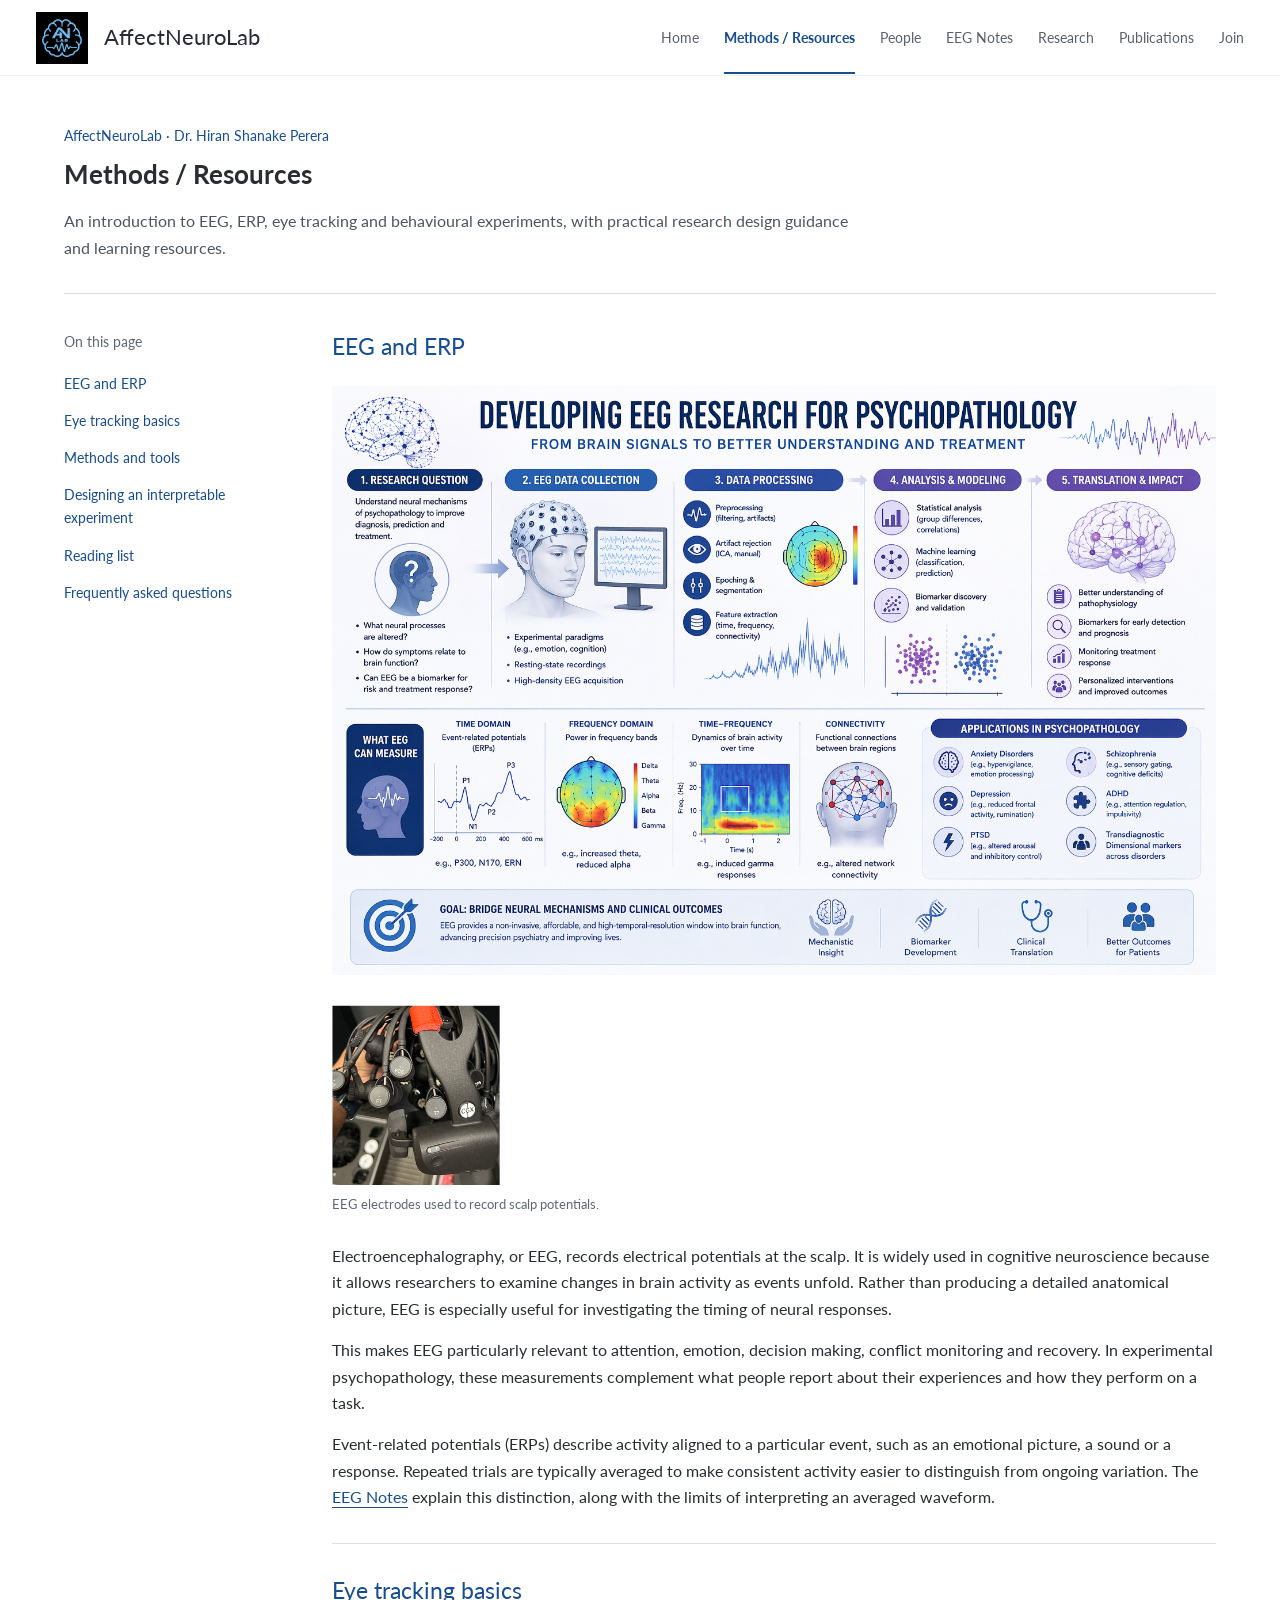
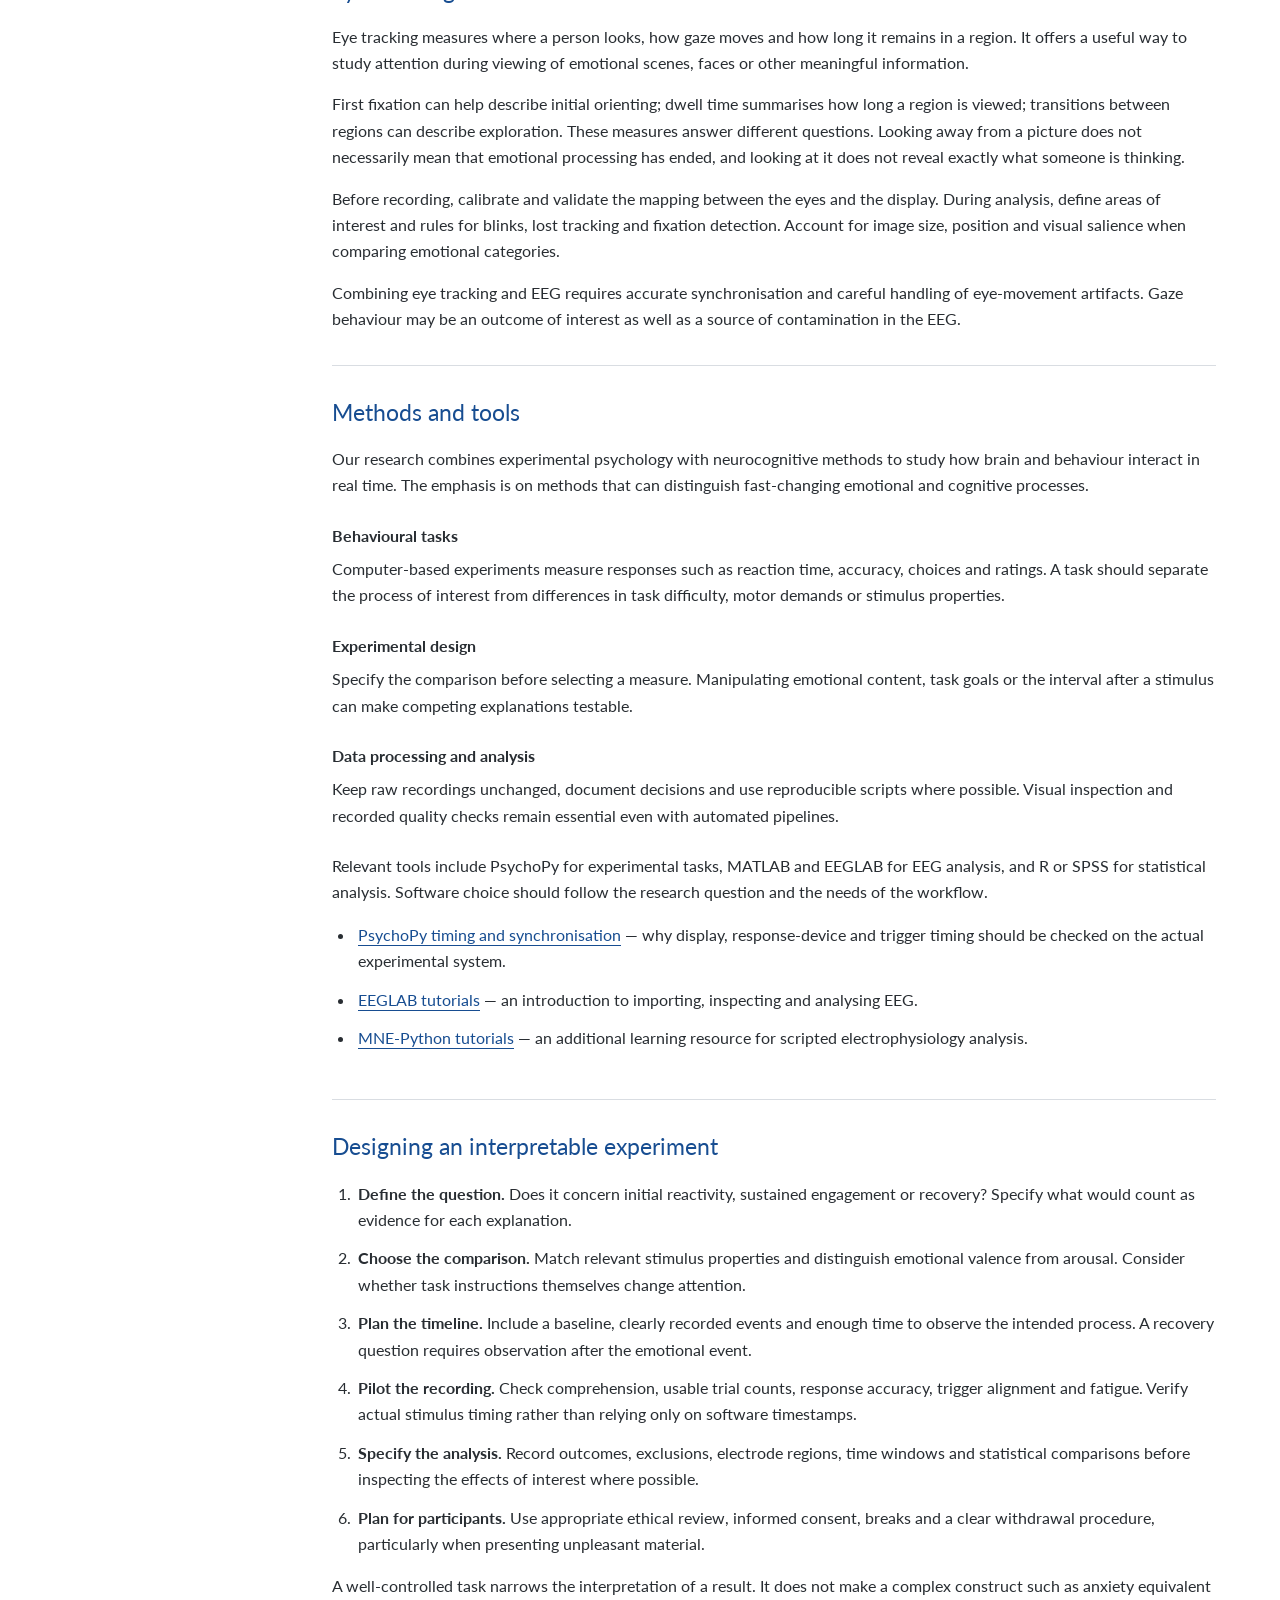
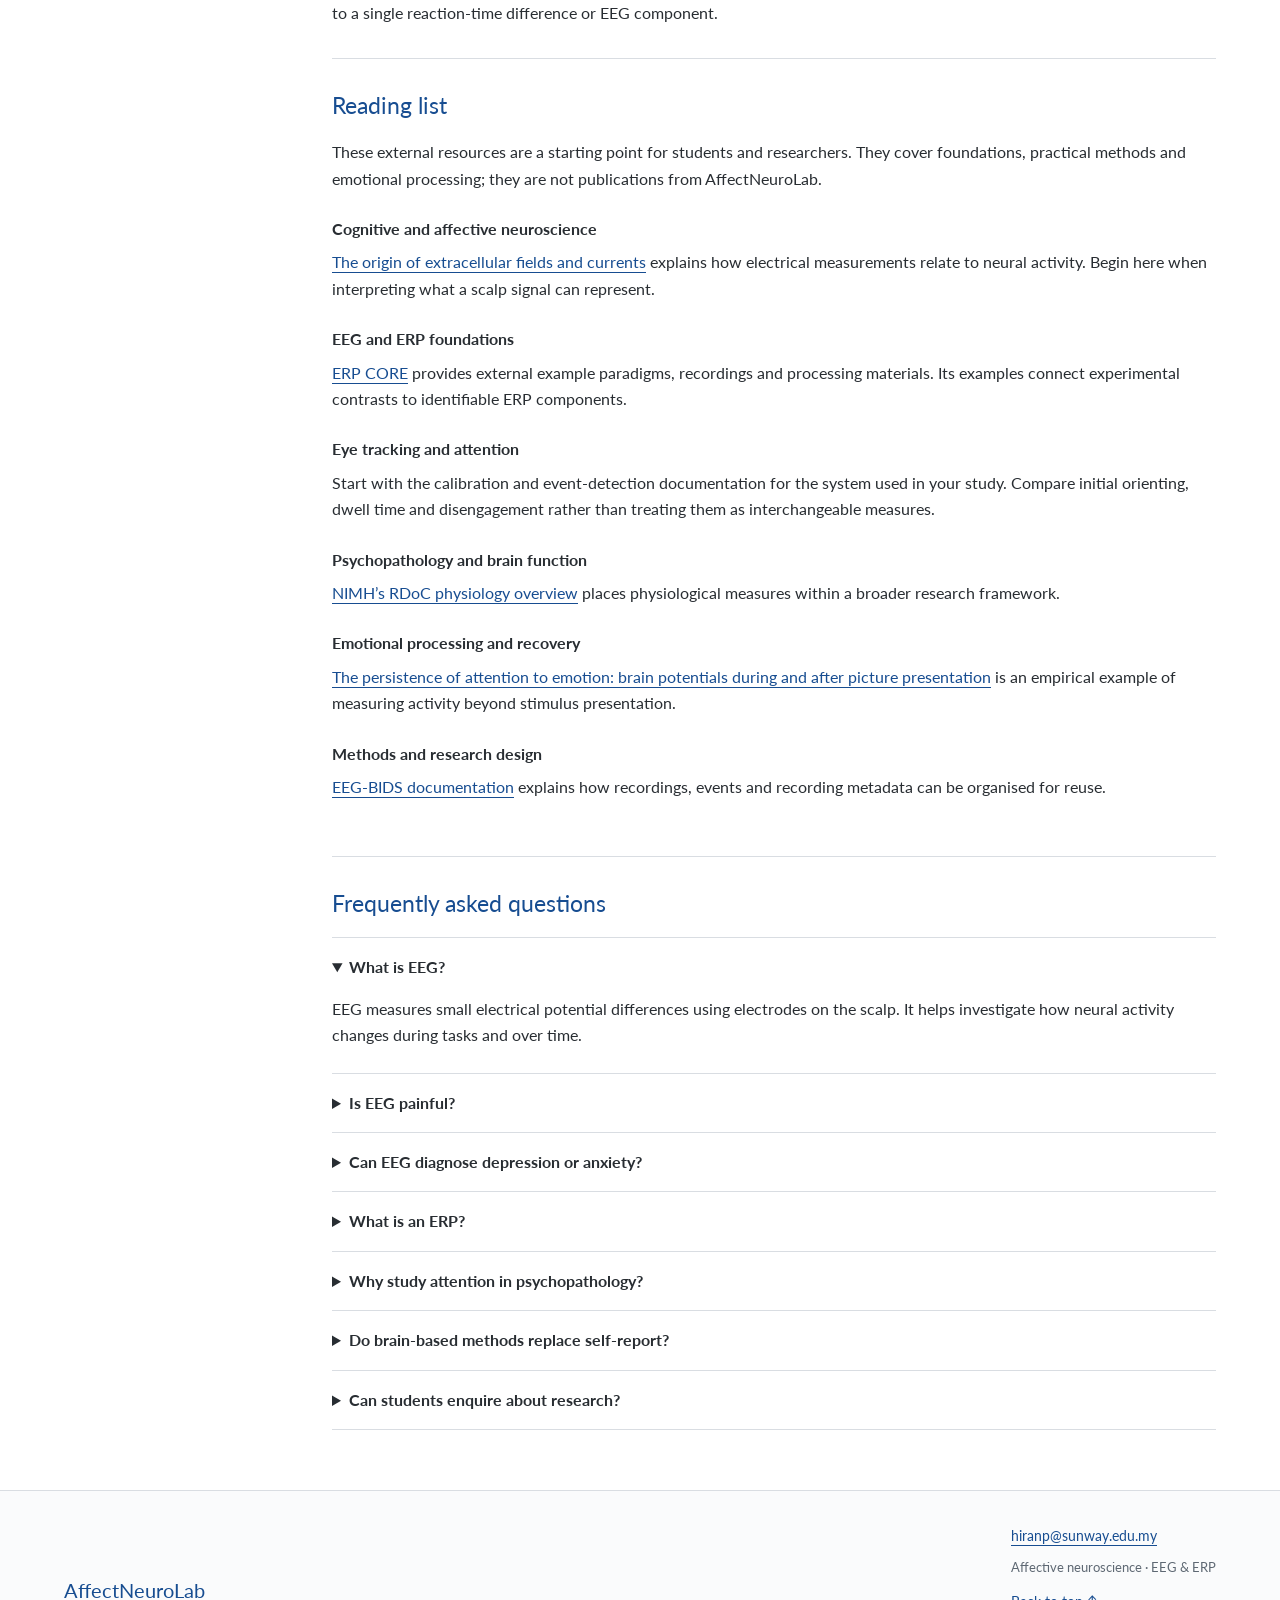
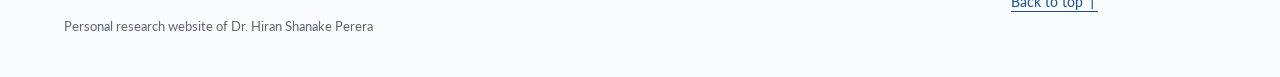
<file: methods.html>
<!doctype html>
<html lang="en"><head>
  <meta charset="utf-8">
  <meta http-equiv="Content-Security-Policy" content="default-src 'none'; script-src 'self' 'sha256-wwaYufS0ccOIWNSJrlrPhajIirBJcwX9lQ1qAOGToZE='; script-src-attr 'none'; style-src 'self'; style-src-attr 'none'; img-src 'self'; font-src 'self'; connect-src 'none'; object-src 'none'; frame-src 'none'; worker-src 'none'; base-uri 'none'; form-action 'none'; upgrade-insecure-requests">
  <meta name="referrer" content="no-referrer">
  <meta name="viewport" content="width=device-width, initial-scale=1">
  <title>Methods / Resources | AffectNeuroLab | Dr. Hiran Shanake Perera</title>
  <meta name="description" content="An introduction to EEG, ERP, eye tracking and behavioural experiments, with practical research design guidance and learning resources.">
  <meta name="author" content="Dr. Hiran Shanake Perera">
  <meta property="og:type" content="website">
  <meta property="og:title" content="Methods / Resources | AffectNeuroLab">
  <meta property="og:description" content="An introduction to EEG, ERP, eye tracking and behavioural experiments, with practical research design guidance and learning resources.">
  <link rel="canonical" href="https://neuro-affect.github.io/methods.html">
  <meta property="og:url" content="https://neuro-affect.github.io/methods.html">
  <meta name="theme-color" content="#174d91">
  
  <link rel="stylesheet" href="styles.css">
  <script type="application/ld+json">{"@context": "https://schema.org", "@graph": [{"@type": "ResearchOrganization", "@id": "https://neuro-affect.github.io/#lab", "name": "AffectNeuroLab", "description": "Affective and cognitive neuroscience research focused on the initiation, maintenance and recovery of emotional responses.", "member": {"@id": "https://neuro-affect.github.io/#pi"}, "url": "https://neuro-affect.github.io/"}, {"@type": "Person", "@id": "https://neuro-affect.github.io/#pi", "name": "Dr. Hiran Shanake Perera", "jobTitle": "Principal Investigator, AffectNeuroLab", "affiliation": {"@id": "https://neuro-affect.github.io/#lab"}, "email": "hiranp@sunway.edu.my"}, {"@type": "WebPage", "name": "Methods / Resources | AffectNeuroLab | Dr. Hiran Shanake Perera", "about": {"@id": "https://neuro-affect.github.io/#lab"}, "author": {"@id": "https://neuro-affect.github.io/#pi"}, "inLanguage": "en", "description": "An introduction to EEG, ERP, eye tracking and behavioural experiments, with practical research design guidance and learning resources.", "url": "https://neuro-affect.github.io/methods.html"}]}</script>
<link rel="icon" type="image/png" href="an-lab-black-v2.png">
</head>
<body>
  <a class="skip-link" href="#main">Skip to content</a>
  <header class="site-header">
    <a class="brand" href="./" aria-label="AffectNeuroLab home"><img src="an-lab-black-v2.png" width="52" height="52" alt="" class="layout-c25927c85f">AffectNeuroLab</a>
    <button class="menu-toggle" type="button" aria-expanded="false" aria-controls="primary-nav">Menu <span aria-hidden="true">☰</span></button>
    <nav id="primary-nav" aria-label="Main navigation"><a href="index.html">Home</a><a href="methods.html" aria-current="page">Methods / Resources</a><a href="people.html">People</a><a href="eeg-notes.html">EEG Notes</a><a href="research.html">Research</a><a href="publications.html">Publications</a><a href="join.html">Join</a></nav>
  </header>

  <main id="main" class="container"><header class="page-intro"><p class="eyebrow">AffectNeuroLab · Dr. Hiran Shanake Perera</p><h1>Methods / Resources</h1><p>An introduction to EEG, ERP, eye tracking and behavioural experiments, with practical research design guidance and learning resources.</p></header><div class="reading-layout"><nav class="contents" aria-label="On this page"><p>On this page</p><a href="#eeg">EEG and ERP</a><a href="#eye-tracking">Eye tracking basics</a><a href="#tools">Methods and tools</a><a href="#design">Designing an interpretable experiment</a><a href="#reading">Reading list</a><a href="#faq">Frequently asked questions</a></nav><div class="article-body"><section class="article-section" id="eeg"><h2>EEG and ERP</h2><figure class="layout-ca25ce9ca4"><img src="eeg-workflow.png" width="1536" height="1024" alt="EEG research workflow: research questions, data collection, preprocessing, analysis and translation, with examples of EEG measures" class="layout-08ac4f0c53"></figure><div class="reference-images"><figure><img src="eeg-equipment.png" width="168" height="180" alt="Close view of EEG electrodes from the original methods page"><figcaption>EEG electrodes used to record scalp potentials.</figcaption></figure></div>
<p>Electroencephalography, or EEG, records electrical potentials at the scalp. It is widely used in cognitive neuroscience because it allows researchers to examine changes in brain activity as events unfold. Rather than producing a detailed anatomical picture, EEG is especially useful for investigating the timing of neural responses.</p>
<p>This makes EEG particularly relevant to attention, emotion, decision making, conflict monitoring and recovery. In experimental psychopathology, these measurements complement what people report about their experiences and how they perform on a task.</p>
<p>Event-related potentials (ERPs) describe activity aligned to a particular event, such as an emotional picture, a sound or a response. Repeated trials are typically averaged to make consistent activity easier to distinguish from ongoing variation. The <a href="eeg-notes.html#basics">EEG Notes</a> explain this distinction, along with the limits of interpreting an averaged waveform.</p></section><section class="article-section" id="eye-tracking"><h2>Eye tracking basics</h2><p>Eye tracking measures where a person looks, how gaze moves and how long it remains in a region. It offers a useful way to study attention during viewing of emotional scenes, faces or other meaningful information.</p><p>First fixation can help describe initial orienting; dwell time summarises how long a region is viewed; transitions between regions can describe exploration. These measures answer different questions. Looking away from a picture does not necessarily mean that emotional processing has ended, and looking at it does not reveal exactly what someone is thinking.</p><p>Before recording, calibrate and validate the mapping between the eyes and the display. During analysis, define areas of interest and rules for blinks, lost tracking and fixation detection. Account for image size, position and visual salience when comparing emotional categories.</p><p>Combining eye tracking and EEG requires accurate synchronisation and careful handling of eye-movement artifacts. Gaze behaviour may be an outcome of interest as well as a source of contamination in the EEG.</p></section><section class="article-section" id="tools"><h2>Methods and tools</h2><p>Our research combines experimental psychology with neurocognitive methods to study how brain and behaviour interact in real time. The emphasis is on methods that can distinguish fast-changing emotional and cognitive processes.</p><dl class="definition-list"><dt>Behavioural tasks</dt><dd>Computer-based experiments measure responses such as reaction time, accuracy, choices and ratings. A task should separate the process of interest from differences in task difficulty, motor demands or stimulus properties.</dd><dt>Experimental design</dt><dd>Specify the comparison before selecting a measure. Manipulating emotional content, task goals or the interval after a stimulus can make competing explanations testable.</dd><dt>Data processing and analysis</dt><dd>Keep raw recordings unchanged, document decisions and use reproducible scripts where possible. Visual inspection and recorded quality checks remain essential even with automated pipelines.</dd></dl><p>Relevant tools include PsychoPy for experimental tasks, MATLAB and EEGLAB for EEG analysis, and R or SPSS for statistical analysis. Software choice should follow the research question and the needs of the workflow.</p><ul class="resource-list"><li><a href="https://psychopy.org/general/timing/index.html">PsychoPy timing and synchronisation</a> — why display, response-device and trigger timing should be checked on the actual experimental system.</li><li><a href="https://eeglab.org/tutorials/">EEGLAB tutorials</a> — an introduction to importing, inspecting and analysing EEG.</li><li><a href="https://mne.tools/stable/auto_tutorials/index.html">MNE-Python tutorials</a> — an additional learning resource for scripted electrophysiology analysis.</li></ul></section><section class="article-section" id="design"><h2>Designing an interpretable experiment</h2><ol class="steps"><li><strong>Define the question.</strong> Does it concern initial reactivity, sustained engagement or recovery? Specify what would count as evidence for each explanation.</li><li><strong>Choose the comparison.</strong> Match relevant stimulus properties and distinguish emotional valence from arousal. Consider whether task instructions themselves change attention.</li><li><strong>Plan the timeline.</strong> Include a baseline, clearly recorded events and enough time to observe the intended process. A recovery question requires observation after the emotional event.</li><li><strong>Pilot the recording.</strong> Check comprehension, usable trial counts, response accuracy, trigger alignment and fatigue. Verify actual stimulus timing rather than relying only on software timestamps.</li><li><strong>Specify the analysis.</strong> Record outcomes, exclusions, electrode regions, time windows and statistical comparisons before inspecting the effects of interest where possible.</li><li><strong>Plan for participants.</strong> Use appropriate ethical review, informed consent, breaks and a clear withdrawal procedure, particularly when presenting unpleasant material.</li></ol><p>A well-controlled task narrows the interpretation of a result. It does not make a complex construct such as anxiety equivalent to a single reaction-time difference or EEG component.</p></section><section class="article-section" id="reading"><h2>Reading list</h2><p>These external resources are a starting point for students and researchers. They cover foundations, practical methods and emotional processing; they are not publications from AffectNeuroLab.</p><dl class="definition-list"><dt>Cognitive and affective neuroscience</dt><dd><a href="https://www.nature.com/articles/nrn3241">The origin of extracellular fields and currents</a> explains how electrical measurements relate to neural activity. Begin here when interpreting what a scalp signal can represent.</dd><dt>EEG and ERP foundations</dt><dd><a href="https://erpinfo.org/erp-core">ERP CORE</a> provides external example paradigms, recordings and processing materials. Its examples connect experimental contrasts to identifiable ERP components.</dd><dt>Eye tracking and attention</dt><dd>Start with the calibration and event-detection documentation for the system used in your study. Compare initial orienting, dwell time and disengagement rather than treating them as interchangeable measures.</dd><dt>Psychopathology and brain function</dt><dd><a href="https://www.nimh.nih.gov/research/research-funded-by-nimh/rdoc/units/physiology">NIMH’s RDoC physiology overview</a> places physiological measures within a broader research framework.</dd><dt>Emotional processing and recovery</dt><dd><a href="https://pubmed.ncbi.nlm.nih.gov/18410198/">The persistence of attention to emotion: brain potentials during and after picture presentation</a> is an empirical example of measuring activity beyond stimulus presentation.</dd><dt>Methods and research design</dt><dd><a href="https://bids-specification.readthedocs.io/en/stable/modality-specific-files/electroencephalography.html">EEG-BIDS documentation</a> explains how recordings, events and recording metadata can be organised for reuse.</dd></dl></section><section class="article-section" id="faq"><h2>Frequently asked questions</h2><details open=""><summary>What is EEG?</summary><p>EEG measures small electrical potential differences using electrodes on the scalp. It helps investigate how neural activity changes during tasks and over time.</p></details><details><summary>Is EEG painful?</summary><p>Scalp EEG is non-invasive and records signals; it does not deliver stimulation. Cap pressure, preparation or gel may be uncomfortable for some participants. A study’s information sheet should explain its specific procedure.</p></details><details><summary>Can EEG diagnose depression or anxiety?</summary><p>An EEG pattern from a research task is not, by itself, a diagnosis of depression or anxiety. Group differences and research associations must not be treated as a clinical test for an individual.</p></details><details><summary>What is an ERP?</summary><p>An event-related potential is activity aligned to an event and usually estimated across repeated trials. It helps investigate the timing of processes rather than providing a direct label for a thought or emotion.</p></details><details><summary>Why study attention in psychopathology?</summary><p>Attention affects which information is prioritised and how long it remains engaged. Research can ask whether these patterns relate to symptoms, while distinguishing initial orienting from sustained attention and disengagement.</p></details><details><summary>Do brain-based methods replace self-report?</summary><p>No. Ratings, interviews, behaviour and physiological recordings address different aspects of experience. Their agreement and disagreement can both be informative.</p></details><details><summary>Can students enquire about research?</summary><p>Yes. See <a href="join.html">Join</a> for how to make an enquiry. Current supervision and position availability must be confirmed directly.</p></details></section></div></div></main>  <footer><div class="container footer-inner"><div><img src="an-lab-white-v2.png" width="52" height="52" alt="" loading="lazy" class="layout-30612f040c"><strong>AffectNeuroLab</strong><p>Personal research website of Dr. Hiran Shanake Perera</p></div><div><a href="mailto:hiranp@sunway.edu.my">hiranp@sunway.edu.my</a><p>Affective neuroscience · EEG &amp; ERP</p><a href="#main">Back to top ↑</a></div></div></footer>
<script src="main.js"></script>


<div id="codex-browser-sidebar-comments-root" class="layout-d1ea4ad272"></div></body></html>
</file>
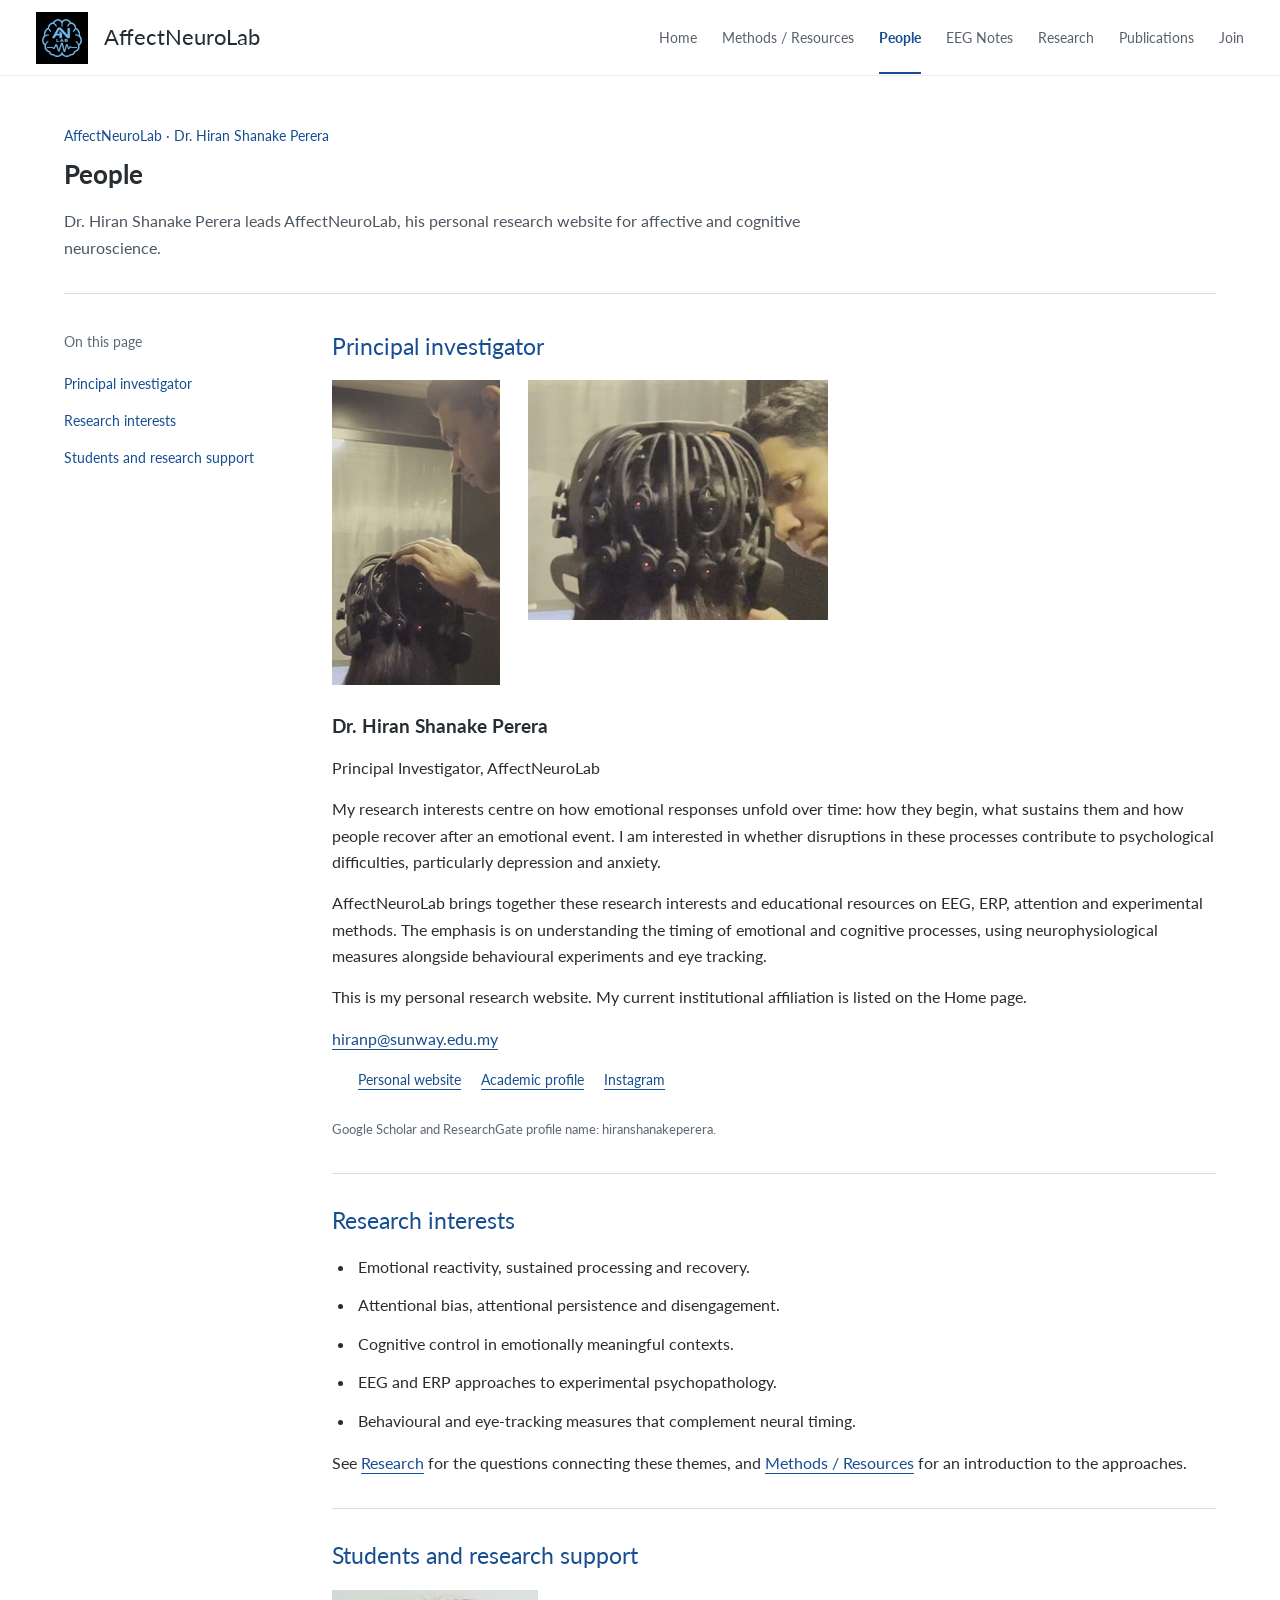
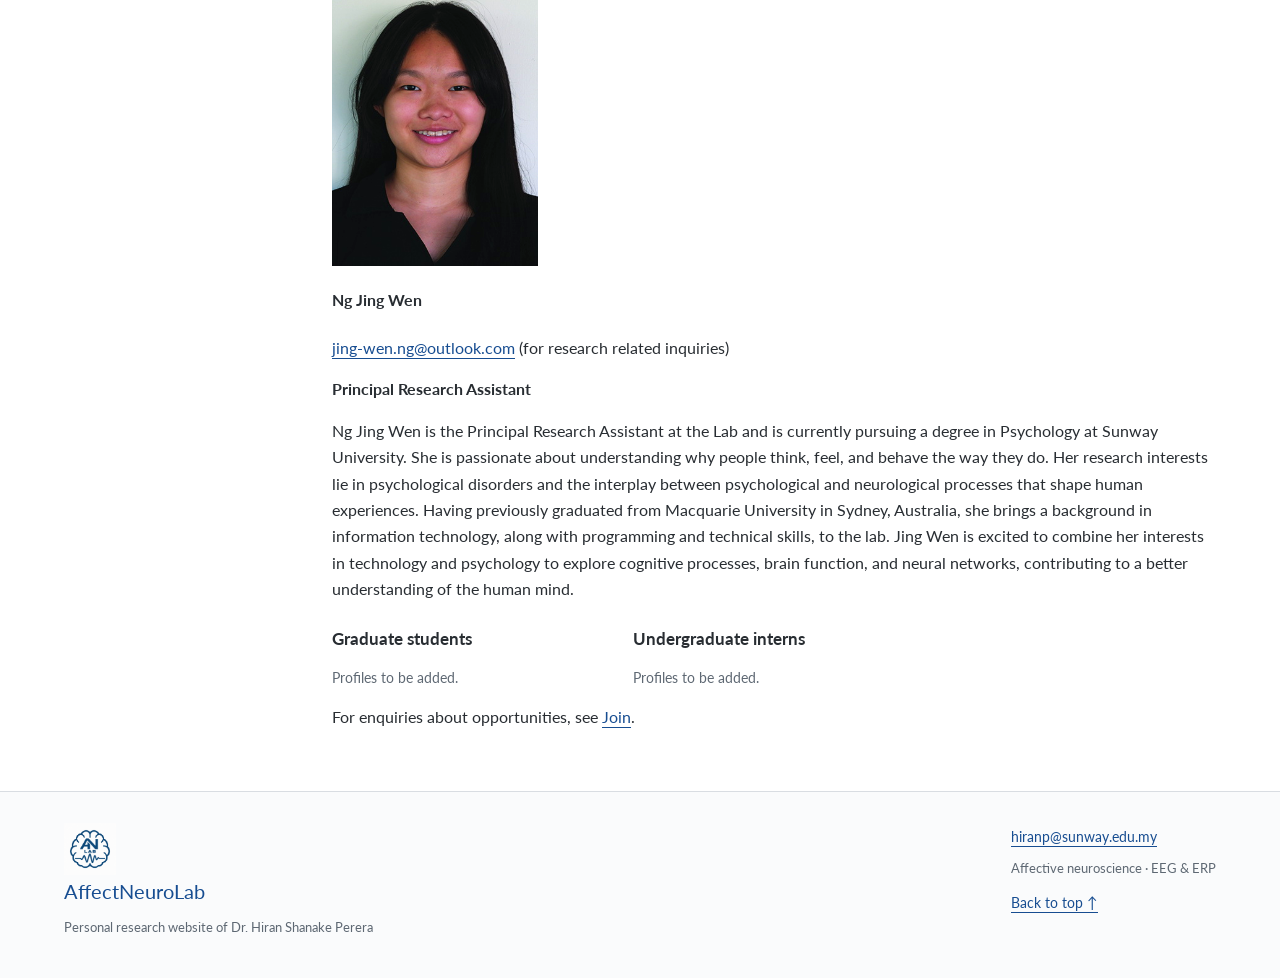
<file: people.html>
<!doctype html>
<html lang="en"><head>
  <meta charset="utf-8">
  <meta http-equiv="Content-Security-Policy" content="default-src 'none'; script-src 'self' 'sha256-o+2WVgllEWPMDbJVoHtGq6FAEGDASTZ7d9QoehZe6tA='; script-src-attr 'none'; style-src 'self'; style-src-attr 'none'; img-src 'self'; font-src 'self'; connect-src 'none'; object-src 'none'; frame-src 'none'; worker-src 'none'; base-uri 'none'; form-action 'none'; upgrade-insecure-requests">
  <meta name="referrer" content="no-referrer">
  <meta name="viewport" content="width=device-width, initial-scale=1">
  <title>People | AffectNeuroLab | Dr. Hiran Shanake Perera</title>
  <meta name="description" content="Dr. Hiran Shanake Perera leads AffectNeuroLab, his personal research website for affective and cognitive neuroscience.">
  <meta name="author" content="Dr. Hiran Shanake Perera">
  <meta property="og:type" content="website">
  <meta property="og:title" content="People | AffectNeuroLab">
  <meta property="og:description" content="Dr. Hiran Shanake Perera leads AffectNeuroLab, his personal research website for affective and cognitive neuroscience.">
  <link rel="canonical" href="https://neuro-affect.github.io/people.html">
  <meta property="og:url" content="https://neuro-affect.github.io/people.html">
  <meta name="theme-color" content="#174d91">
  
  <link rel="stylesheet" href="styles.css">
  <script type="application/ld+json">{"@context": "https://schema.org", "@graph": [{"@type": "ResearchOrganization", "@id": "https://neuro-affect.github.io/#lab", "name": "AffectNeuroLab", "description": "Affective and cognitive neuroscience research focused on the initiation, maintenance and recovery of emotional responses.", "member": {"@id": "https://neuro-affect.github.io/#pi"}, "url": "https://neuro-affect.github.io/"}, {"@type": "Person", "@id": "https://neuro-affect.github.io/#pi", "name": "Dr. Hiran Shanake Perera", "jobTitle": "Principal Investigator, AffectNeuroLab", "affiliation": {"@id": "https://neuro-affect.github.io/#lab"}, "email": "hiranp@sunway.edu.my"}, {"@type": "WebPage", "name": "People | AffectNeuroLab | Dr. Hiran Shanake Perera", "about": {"@id": "https://neuro-affect.github.io/#lab"}, "author": {"@id": "https://neuro-affect.github.io/#pi"}, "inLanguage": "en", "description": "Dr. Hiran Shanake Perera leads AffectNeuroLab, his personal research website for affective and cognitive neuroscience.", "url": "https://neuro-affect.github.io/people.html"}]}</script>
<link rel="icon" type="image/png" href="an-lab-black-v2.png">
</head>
<body>
  <a class="skip-link" href="#main">Skip to content</a>
  <header class="site-header">
    <a class="brand" href="./" aria-label="AffectNeuroLab home"><img src="an-lab-black-v2.png" width="52" height="52" alt="" class="layout-c25927c85f">AffectNeuroLab</a>
    <button class="menu-toggle" type="button" aria-expanded="false" aria-controls="primary-nav">Menu <span aria-hidden="true">☰</span></button>
    <nav id="primary-nav" aria-label="Main navigation"><a href="index.html">Home</a><a href="methods.html">Methods / Resources</a><a href="people.html" aria-current="page">People</a><a href="eeg-notes.html">EEG Notes</a><a href="research.html">Research</a><a href="publications.html">Publications</a><a href="join.html">Join</a></nav>
  </header>

  <main id="main" class="container"><header class="page-intro"><p class="eyebrow">AffectNeuroLab · Dr. Hiran Shanake Perera</p><h1>People</h1><p>Dr. Hiran Shanake Perera leads AffectNeuroLab, his personal research website for affective and cognitive neuroscience.</p></header><div class="reading-layout"><nav class="contents" aria-label="On this page"><p>On this page</p><a href="#pi">Principal investigator</a><a href="#interests">Research interests</a><a href="#team">Students and research support</a></nav><div class="article-body"><section class="article-section" id="pi"><h2>Principal investigator</h2><div class="people-profile"><div class="people-photos"><img src="pi-recording.png" width="168" height="306" alt="Dr. Hiran Shanake Perera preparing an EEG cap"><img src="pi-eeg.png" width="366" height="293" alt="Dr. Hiran Shanake Perera beside an EEG recording participant"></div><h3>Dr. Hiran Shanake Perera</h3><p>Principal Investigator, AffectNeuroLab</p><p>My research interests centre on how emotional responses unfold over time: how they begin, what sustains them and how people recover after an emotional event. I am interested in whether disruptions in these processes contribute to psychological difficulties, particularly depression and anxiety.</p><p>AffectNeuroLab brings together these research interests and educational resources on EEG, ERP, attention and experimental methods. The emphasis is on understanding the timing of emotional and cognitive processes, using neurophysiological measures alongside behavioural experiments and eye tracking.</p><p>This is my personal research website. My current institutional affiliation is listed on the Home page.</p><p><a href="mailto:hiranp@sunway.edu.my">hiranp@sunway.edu.my</a></p><ul class="profile-links"><li><a href="https://tinyurl.com/5etvu652">Personal website</a></li><li><a href="https://tinyurl.com/5etvu652">Academic profile</a></li><li><a href="https://www.instagram.com/hiranshanakeperera/">Instagram</a></li></ul><p class="profile-note">Google Scholar and ResearchGate profile name: hiranshanakeperera.</p></div></section><section class="article-section" id="interests"><h2>Research interests</h2><ul><li>Emotional reactivity, sustained processing and recovery.</li><li>Attentional bias, attentional persistence and disengagement.</li><li>Cognitive control in emotionally meaningful contexts.</li><li>EEG and ERP approaches to experimental psychopathology.</li><li>Behavioural and eye-tracking measures that complement neural timing.</li></ul><p>See <a href="research.html">Research</a> for the questions connecting these themes, and <a href="methods.html">Methods / Resources</a> for an introduction to the approaches.</p></section><section class="article-section" id="team"><h2>Students and research support</h2><section id="research-assistants" aria-label="Research staff"><article aria-labelledby="jing-wen"><img src="ng-jing-wen-v2.jpg" class="ra-portrait" width="206" height="277" alt="Ng Jing Wen, Principal Research Assistant" loading="lazy"><h4 id="jing-wen">Ng Jing Wen</h4><p><a href="mailto:jing-wen.ng@outlook.com">jing-wen.ng@outlook.com</a> (for research related inquiries)</p><p><strong>Principal Research Assistant</strong></p><p>Ng Jing Wen is the Principal Research Assistant at the Lab and is currently pursuing a degree in Psychology at Sunway University. She is passionate about understanding why people think, feel, and behave the way they do. Her research interests lie in psychological disorders and the interplay between psychological and neurological processes that shape human experiences. Having previously graduated from Macquarie University in Sydney, Australia, she brings a background in information technology, along with programming and technical skills, to the lab. Jing Wen is excited to combine her interests in technology and psychology to explore cognitive processes, brain function, and neural networks, contributing to a better understanding of the human mind.</p></article></section><div class="team-categories"><div><h3>Graduate students</h3><p>Profiles to be added.</p></div><div><h3>Undergraduate interns</h3><p>Profiles to be added.</p></div></div><p>For enquiries about opportunities, see <a href="join.html">Join</a>.</p></section></div></div></main>  <footer><div class="container footer-inner"><div><img src="an-lab-white-v2.png" width="52" height="52" alt="" loading="lazy" class="layout-30612f040c"><strong>AffectNeuroLab</strong><p>Personal research website of Dr. Hiran Shanake Perera</p></div><div><a href="mailto:hiranp@sunway.edu.my">hiranp@sunway.edu.my</a><p>Affective neuroscience · EEG &amp; ERP</p><a href="#main">Back to top ↑</a></div></div></footer>
<script src="main.js"></script>


</body><div id="codex-browser-sidebar-comments-root" class="layout-d1ea4ad272"></div></html>
</file>
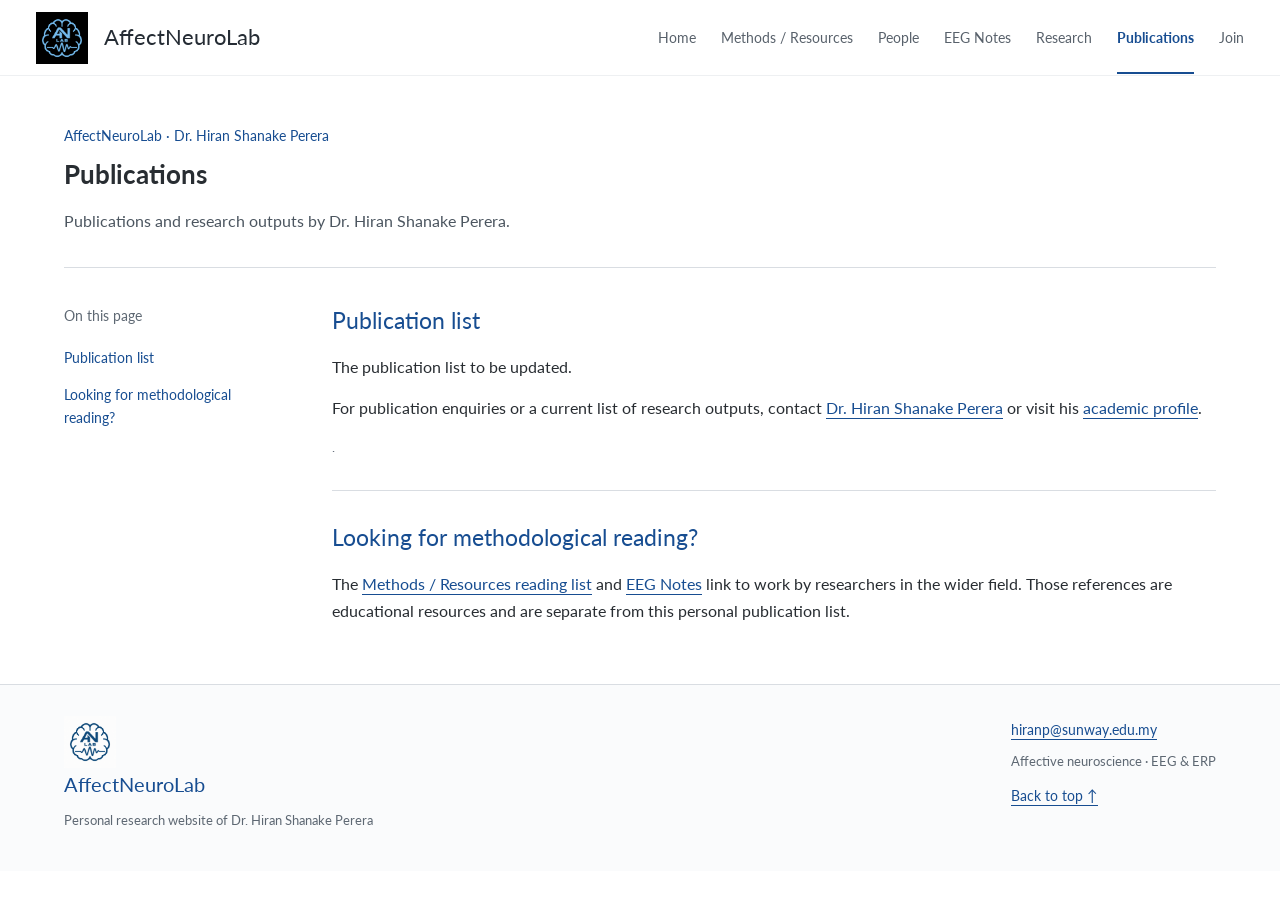
<file: publications.html>
<!doctype html>
<html lang="en"><head>
  <meta charset="utf-8">
  <meta http-equiv="Content-Security-Policy" content="default-src 'none'; script-src 'self' 'sha256-CS0eR24HS/d5/lfhapirRO3Rb2N7snR4J+D+H/O8PMs='; script-src-attr 'none'; style-src 'self'; style-src-attr 'none'; img-src 'self'; font-src 'self'; connect-src 'none'; object-src 'none'; frame-src 'none'; worker-src 'none'; base-uri 'none'; form-action 'none'; upgrade-insecure-requests">
  <meta name="referrer" content="no-referrer">
  <meta name="viewport" content="width=device-width, initial-scale=1">
  <title>Publications | AffectNeuroLab | Dr. Hiran Shanake Perera</title>
  <meta name="description" content="Publications and research outputs by Dr. Hiran Shanake Perera. A verified bibliography will be added here.">
  <meta name="author" content="Dr. Hiran Shanake Perera">
  <meta property="og:type" content="website">
  <meta property="og:title" content="Publications | AffectNeuroLab">
  <meta property="og:description" content="Publications and research outputs by Dr. Hiran Shanake Perera. A verified bibliography will be added here.">
  <link rel="canonical" href="https://neuro-affect.github.io/publications.html">
  <meta property="og:url" content="https://neuro-affect.github.io/publications.html">
  <meta name="theme-color" content="#174d91">
  
  <link rel="stylesheet" href="styles.css">
  <script type="application/ld+json">{"@context": "https://schema.org", "@graph": [{"@type": "ResearchOrganization", "@id": "https://neuro-affect.github.io/#lab", "name": "AffectNeuroLab", "description": "Affective and cognitive neuroscience research focused on the initiation, maintenance and recovery of emotional responses.", "member": {"@id": "https://neuro-affect.github.io/#pi"}, "url": "https://neuro-affect.github.io/"}, {"@type": "Person", "@id": "https://neuro-affect.github.io/#pi", "name": "Dr. Hiran Shanake Perera", "jobTitle": "Principal Investigator, AffectNeuroLab", "affiliation": {"@id": "https://neuro-affect.github.io/#lab"}, "email": "hiranp@sunway.edu.my"}, {"@type": "WebPage", "name": "Publications | AffectNeuroLab | Dr. Hiran Shanake Perera", "about": {"@id": "https://neuro-affect.github.io/#lab"}, "author": {"@id": "https://neuro-affect.github.io/#pi"}, "inLanguage": "en", "description": "Publications and research outputs by Dr. Hiran Shanake Perera. A verified bibliography will be added here.", "url": "https://neuro-affect.github.io/publications.html"}]}</script>
<link rel="icon" type="image/png" href="an-lab-black-v2.png">
</head>
<body>
  <a class="skip-link" href="#main">Skip to content</a>
  <header class="site-header">
    <a class="brand" href="./" aria-label="AffectNeuroLab home"><img src="an-lab-black-v2.png" width="52" height="52" alt="" class="layout-c25927c85f">AffectNeuroLab</a>
    <button class="menu-toggle" type="button" aria-expanded="false" aria-controls="primary-nav">Menu <span aria-hidden="true">☰</span></button>
    <nav id="primary-nav" aria-label="Main navigation"><a href="index.html">Home</a><a href="methods.html">Methods / Resources</a><a href="people.html">People</a><a href="eeg-notes.html">EEG Notes</a><a href="research.html">Research</a><a href="publications.html" aria-current="page">Publications</a><a href="join.html">Join</a></nav>
  </header>

  <main id="main" class="container"><header class="page-intro"><p class="eyebrow">AffectNeuroLab · Dr. Hiran Shanake Perera</p><h1>Publications</h1><p>Publications and research outputs by Dr. Hiran Shanake Perera.</p></header><div class="reading-layout"><nav class="contents" aria-label="On this page"><p>On this page</p><a href="#bibliography">Publication list</a><a href="#reading">Looking for methodological reading?</a></nav><div class="article-body"><section class="article-section" id="bibliography"><h2>Publication list</h2><p>The publication list to be updated.</p><p>For publication enquiries or a current list of research outputs, contact <a href="mailto:hiranp@sunway.edu.my">Dr. Hiran Shanake Perera</a> or visit his <a href="https://tinyurl.com/5etvu652">academic profile</a>.</p><p class="profile-note">.</p></section><section class="article-section" id="reading"><h2>Looking for methodological reading?</h2><p>The <a href="methods.html#reading">Methods / Resources reading list</a> and <a href="eeg-notes.html">EEG Notes</a> link to work by researchers in the wider field. Those references are educational resources and are separate from this personal publication list.</p></section></div></div></main>  <footer><div class="container footer-inner"><div><img src="an-lab-white-v2.png" width="52" height="52" alt="" loading="lazy" class="layout-30612f040c"><strong>AffectNeuroLab</strong><p>Personal research website of Dr. Hiran Shanake Perera</p></div><div><a href="mailto:hiranp@sunway.edu.my">hiranp@sunway.edu.my</a><p>Affective neuroscience · EEG &amp; ERP</p><a href="#main">Back to top ↑</a></div></div></footer>
<script src="main.js"></script>


</body><div id="codex-browser-sidebar-comments-root" class="layout-d1ea4ad272"></div></html>
</file>
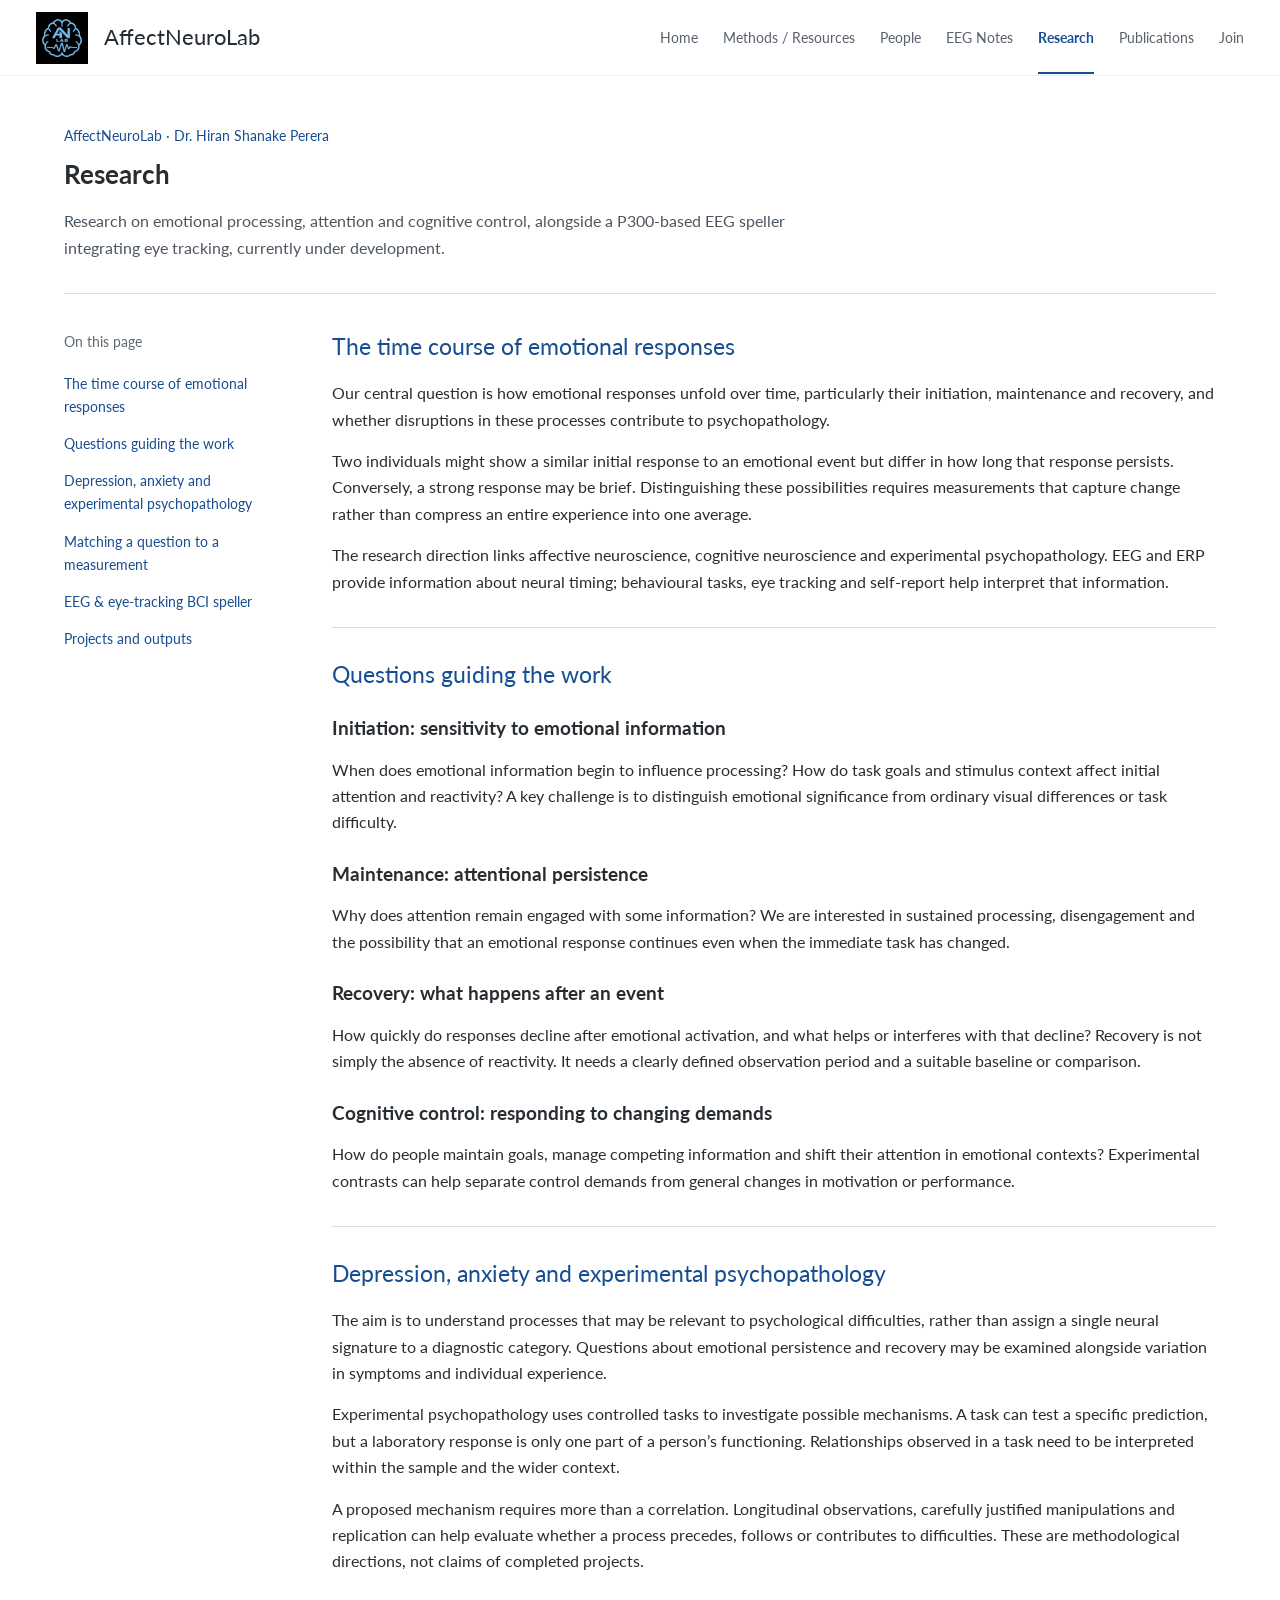
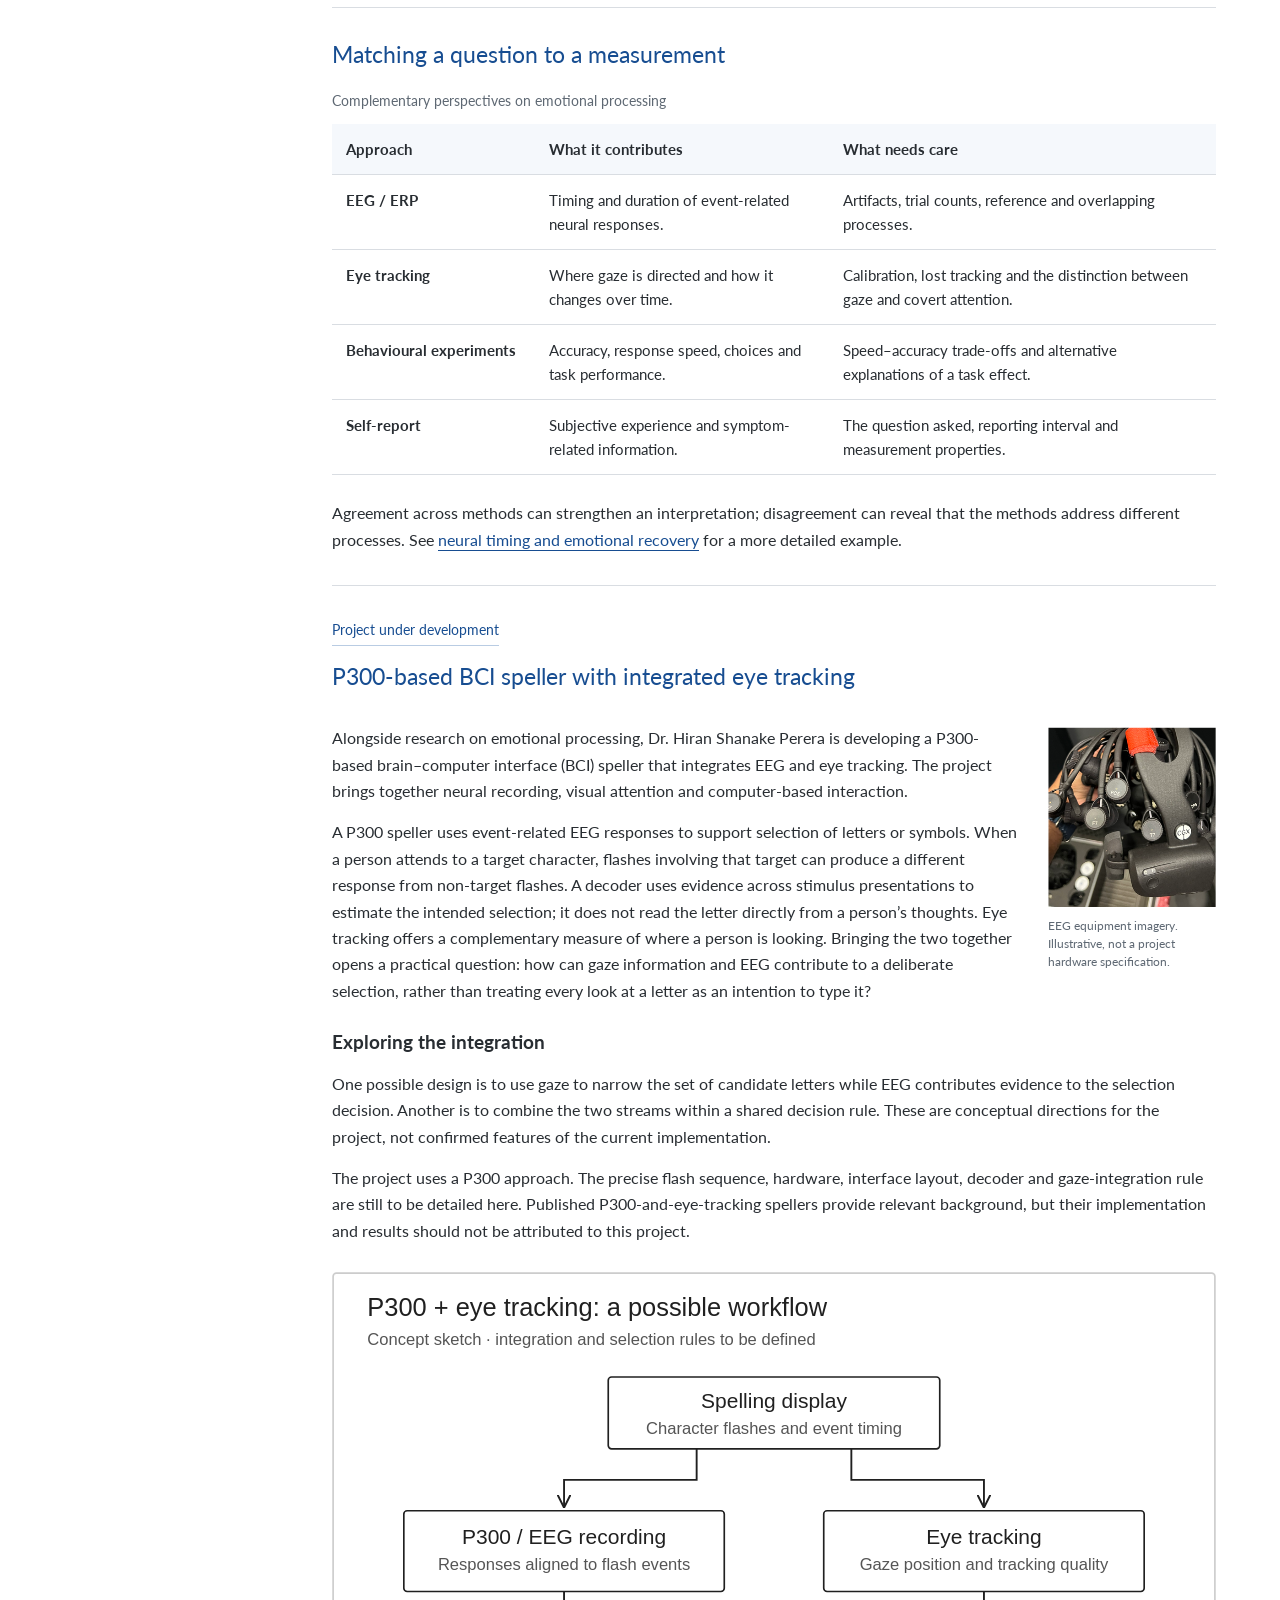
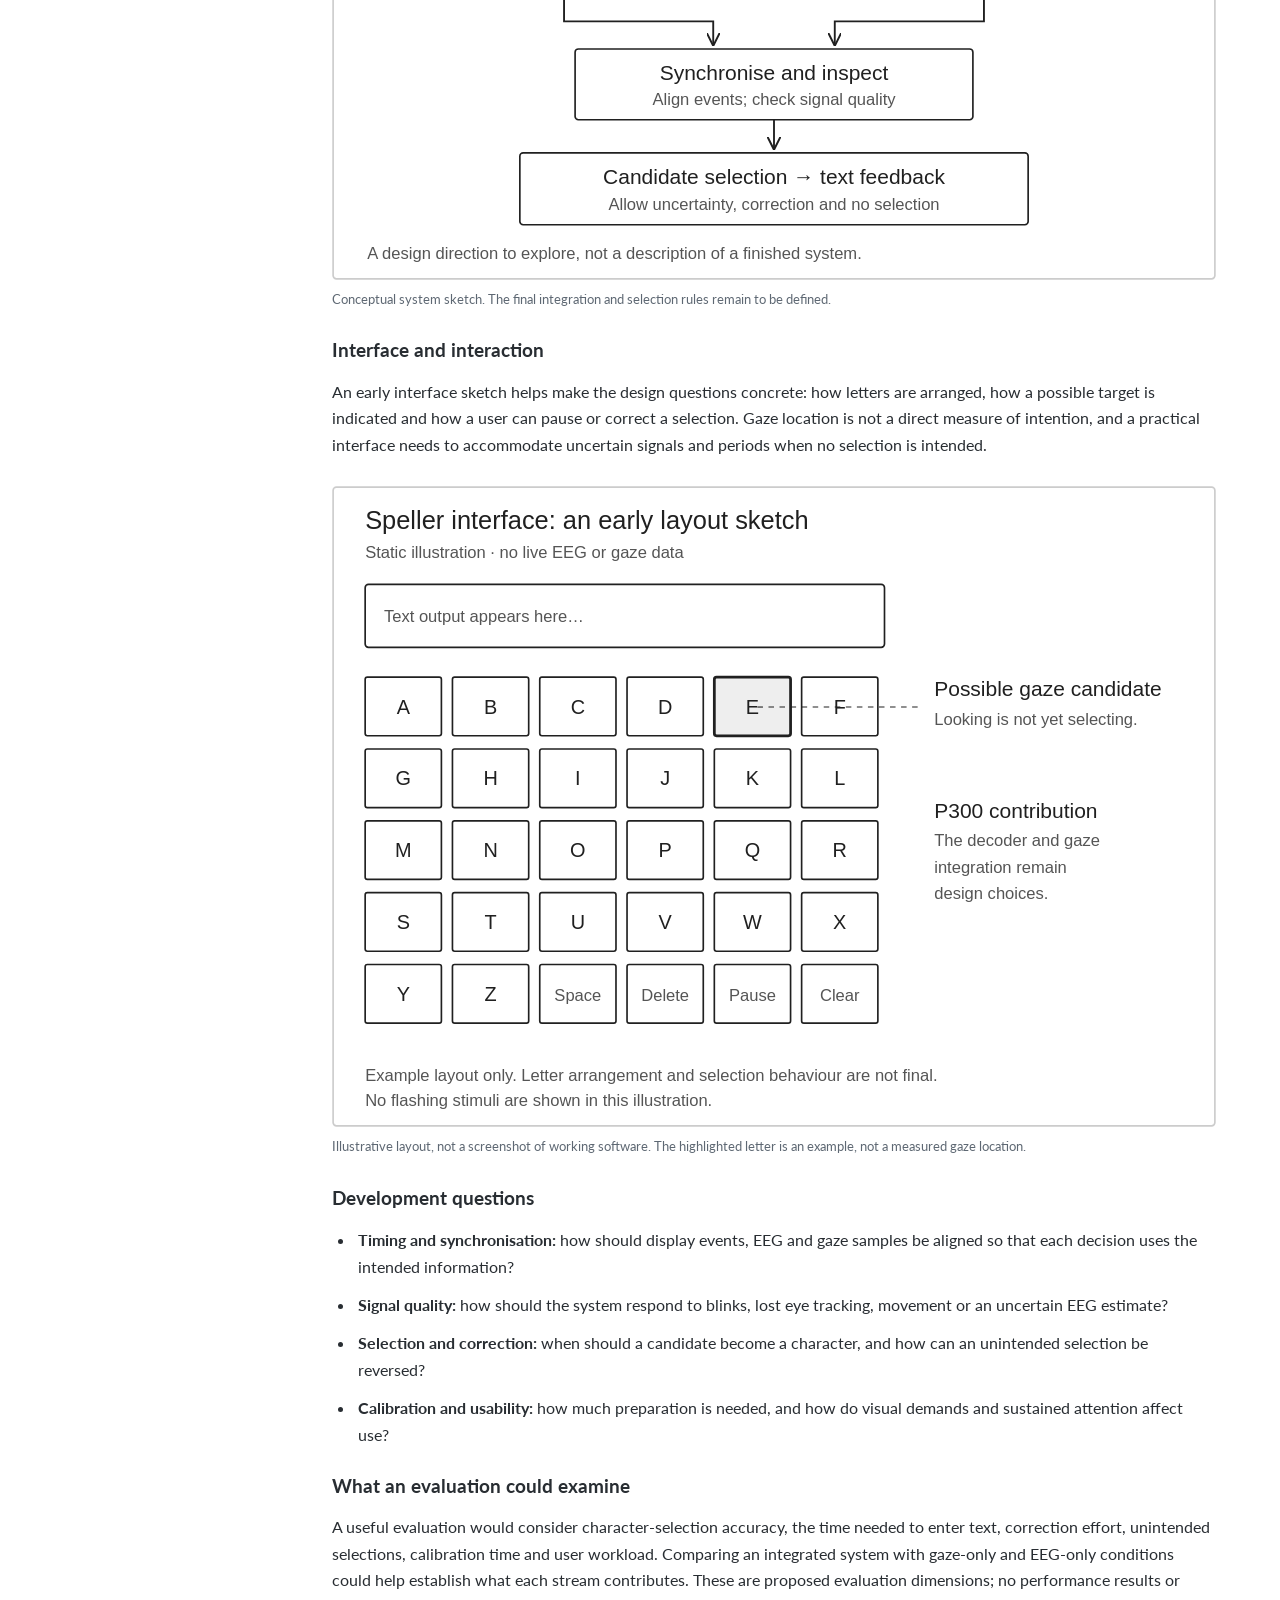
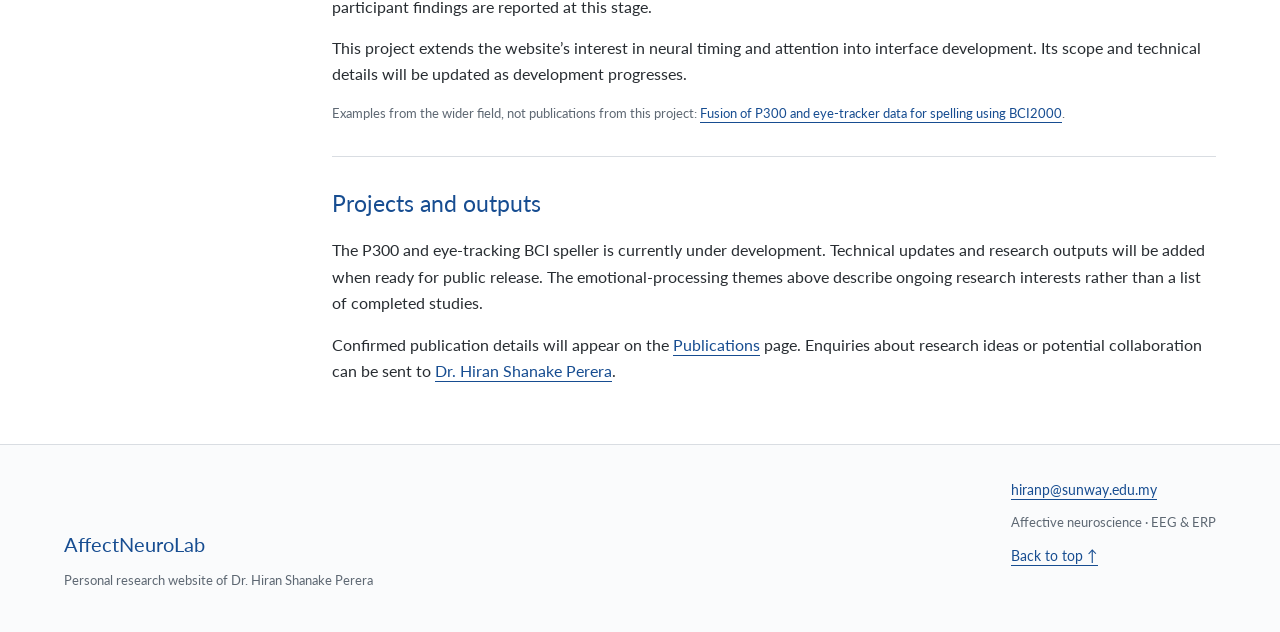
<file: research.html>
<!doctype html>
<html lang="en"><head>
  <meta charset="utf-8">
  <meta http-equiv="Content-Security-Policy" content="default-src 'none'; script-src 'self' 'sha256-bNXTEv3xEXun3TGN0taoeiviy+4aPaUPu9rgfh4+2Zs='; script-src-attr 'none'; style-src 'self'; style-src-attr 'none'; img-src 'self'; font-src 'self'; connect-src 'none'; object-src 'none'; frame-src 'none'; worker-src 'none'; base-uri 'none'; form-action 'none'; upgrade-insecure-requests">
  <meta name="referrer" content="no-referrer">
  <meta name="viewport" content="width=device-width, initial-scale=1">
  <title>Research | AffectNeuroLab | Dr. Hiran Shanake Perera</title>
  <meta name="description" content="Research on emotional processing, attention and cognitive control, alongside a P300-based EEG speller integrating eye tracking, currently under development.">
  <meta name="author" content="Dr. Hiran Shanake Perera">
  <meta property="og:type" content="website">
  <meta property="og:title" content="Research | AffectNeuroLab">
  <meta property="og:description" content="Research on emotional processing, attention and cognitive control, alongside a P300-based EEG speller integrating eye tracking, currently under development.">
  <link rel="canonical" href="https://neuro-affect.github.io/research.html">
  <meta property="og:url" content="https://neuro-affect.github.io/research.html">
  <meta name="theme-color" content="#174d91">
  
  <link rel="stylesheet" href="styles.css">
  <script type="application/ld+json">{"@context": "https://schema.org", "@graph": [{"@type": "ResearchOrganization", "@id": "https://neuro-affect.github.io/#lab", "name": "AffectNeuroLab", "description": "Affective and cognitive neuroscience research focused on the initiation, maintenance and recovery of emotional responses.", "member": {"@id": "https://neuro-affect.github.io/#pi"}, "url": "https://neuro-affect.github.io/"}, {"@type": "Person", "@id": "https://neuro-affect.github.io/#pi", "name": "Dr. Hiran Shanake Perera", "jobTitle": "Principal Investigator, AffectNeuroLab", "affiliation": {"@id": "https://neuro-affect.github.io/#lab"}, "email": "hiranp@sunway.edu.my"}, {"@type": "WebPage", "name": "Research | AffectNeuroLab | Dr. Hiran Shanake Perera", "about": {"@id": "https://neuro-affect.github.io/#lab"}, "author": {"@id": "https://neuro-affect.github.io/#pi"}, "inLanguage": "en", "description": "Research on emotional processing, attention and cognitive control, alongside a P300-based EEG speller integrating eye tracking, currently under development.", "url": "https://neuro-affect.github.io/research.html"}]}</script>
<link rel="icon" type="image/png" href="an-lab-black-v2.png">
</head>
<body>
  <a class="skip-link" href="#main">Skip to content</a>
  <header class="site-header">
    <a class="brand" href="./" aria-label="AffectNeuroLab home"><img src="an-lab-black-v2.png" width="52" height="52" alt="" class="layout-c25927c85f">AffectNeuroLab</a>
    <button class="menu-toggle" type="button" aria-expanded="false" aria-controls="primary-nav">Menu <span aria-hidden="true">☰</span></button>
    <nav id="primary-nav" aria-label="Main navigation"><a href="index.html">Home</a><a href="methods.html">Methods / Resources</a><a href="people.html">People</a><a href="eeg-notes.html">EEG Notes</a><a href="research.html" aria-current="page">Research</a><a href="publications.html">Publications</a><a href="join.html">Join</a></nav>
  </header>

  <main id="main" class="container"><header class="page-intro"><p class="eyebrow">AffectNeuroLab · Dr. Hiran Shanake Perera</p><h1>Research</h1><p>Research on emotional processing, attention and cognitive control, alongside a P300-based EEG speller integrating eye tracking, currently under development.</p></header><div class="reading-layout"><nav class="contents" aria-label="On this page"><p>On this page</p><a href="#time-course">The time course of emotional responses</a><a href="#questions">Questions guiding the work</a><a href="#psychopathology">Depression, anxiety and experimental psychopathology</a><a href="#measurement">Matching a question to a measurement</a><a href="#bci-speller">EEG &amp; eye-tracking BCI speller</a><a href="#status">Projects and outputs</a></nav><div class="article-body"><section class="article-section" id="time-course"><h2>The time course of emotional responses</h2><p>Our central question is how emotional responses unfold over time, particularly their initiation, maintenance and recovery, and whether disruptions in these processes contribute to psychopathology.</p><p>Two individuals might show a similar initial response to an emotional event but differ in how long that response persists. Conversely, a strong response may be brief. Distinguishing these possibilities requires measurements that capture change rather than compress an entire experience into one average.</p><p>The research direction links affective neuroscience, cognitive neuroscience and experimental psychopathology. EEG and ERP provide information about neural timing; behavioural tasks, eye tracking and self-report help interpret that information.</p></section><section class="article-section" id="questions"><h2>Questions guiding the work</h2><h3>Initiation: sensitivity to emotional information</h3><p>When does emotional information begin to influence processing? How do task goals and stimulus context affect initial attention and reactivity? A key challenge is to distinguish emotional significance from ordinary visual differences or task difficulty.</p><h3>Maintenance: attentional persistence</h3><p>Why does attention remain engaged with some information? We are interested in sustained processing, disengagement and the possibility that an emotional response continues even when the immediate task has changed.</p><h3>Recovery: what happens after an event</h3><p>How quickly do responses decline after emotional activation, and what helps or interferes with that decline? Recovery is not simply the absence of reactivity. It needs a clearly defined observation period and a suitable baseline or comparison.</p><h3>Cognitive control: responding to changing demands</h3><p>How do people maintain goals, manage competing information and shift their attention in emotional contexts? Experimental contrasts can help separate control demands from general changes in motivation or performance.</p></section><section class="article-section" id="psychopathology"><h2>Depression, anxiety and experimental psychopathology</h2><p>The aim is to understand processes that may be relevant to psychological difficulties, rather than assign a single neural signature to a diagnostic category. Questions about emotional persistence and recovery may be examined alongside variation in symptoms and individual experience.</p><p>Experimental psychopathology uses controlled tasks to investigate possible mechanisms. A task can test a specific prediction, but a laboratory response is only one part of a person’s functioning. Relationships observed in a task need to be interpreted within the sample and the wider context.</p><p>A proposed mechanism requires more than a correlation. Longitudinal observations, carefully justified manipulations and replication can help evaluate whether a process precedes, follows or contributes to difficulties. These are methodological directions, not claims of completed projects.</p></section><section class="article-section" id="measurement"><h2>Matching a question to a measurement</h2><div class="table-wrap"><table><caption>Complementary perspectives on emotional processing</caption><thead><tr><th scope="col">Approach</th><th scope="col">What it contributes</th><th scope="col">What needs care</th></tr></thead><tbody><tr><th scope="row">EEG / ERP</th><td>Timing and duration of event-related neural responses.</td><td>Artifacts, trial counts, reference and overlapping processes.</td></tr><tr><th scope="row">Eye tracking</th><td>Where gaze is directed and how it changes over time.</td><td>Calibration, lost tracking and the distinction between gaze and covert attention.</td></tr><tr><th scope="row">Behavioural experiments</th><td>Accuracy, response speed, choices and task performance.</td><td>Speed–accuracy trade-offs and alternative explanations of a task effect.</td></tr><tr><th scope="row">Self-report</th><td>Subjective experience and symptom-related information.</td><td>The question asked, reporting interval and measurement properties.</td></tr></tbody></table></div><p>Agreement across methods can strengthen an interpretation; disagreement can reveal that the methods address different processes. See <a href="eeg-notes.html#timing">neural timing and emotional recovery</a> for a more detailed example.</p></section><section class="article-section" id="bci-speller"><p class="project-status">Project under development</p><h2>P300-based BCI speller with integrated eye tracking</h2>
<div class="bci-introduction"><div><p>Alongside research on emotional processing, Dr. Hiran Shanake Perera is developing a P300-based brain–computer interface (BCI) speller that integrates EEG and eye tracking. The project brings together neural recording, visual attention and computer-based interaction.</p><p>A P300 speller uses event-related EEG responses to support selection of letters or symbols. When a person attends to a target character, flashes involving that target can produce a different response from non-target flashes. A decoder uses evidence across stimulus presentations to estimate the intended selection; it does not read the letter directly from a person’s thoughts. Eye tracking offers a complementary measure of where a person is looking. Bringing the two together opens a practical question: how can gaze information and EEG contribute to a deliberate selection, rather than treating every look at a letter as an intention to type it?</p></div><figure><img src="eeg-equipment.png" width="168" height="180" alt="Close-up of EEG electrodes"><figcaption>EEG equipment imagery.<br>Illustrative, not a project hardware specification.</figcaption></figure></div>
<h3>Exploring the integration</h3><p>One possible design is to use gaze to narrow the set of candidate letters while EEG contributes evidence to the selection decision. Another is to combine the two streams within a shared decision rule. These are conceptual directions for the project, not confirmed features of the current implementation.</p><p>The project uses a P300 approach. The precise flash sequence, hardware, interface layout, decoder and gaze-integration rule are still to be detailed here. Published P300-and-eye-tracking spellers provide relevant background, but their implementation and results should not be attributed to this project.</p>
<figure class="project-sketch"><img src="bci-workflow.svg" width="800" height="550" loading="lazy" alt="Concept workflow: character flashes, parallel P300 EEG and gaze recording, synchronisation, candidate selection and text feedback"><figcaption>Conceptual system sketch. The final integration and selection rules remain to be defined.</figcaption></figure>
<h3>Interface and interaction</h3><p>An early interface sketch helps make the design questions concrete: how letters are arranged, how a possible target is indicated and how a user can pause or correct a selection. Gaze location is not a direct measure of intention, and a practical interface needs to accommodate uncertain signals and periods when no selection is intended.</p>
<figure class="project-sketch"><img src="bci-speller-sketch.svg" width="800" height="580" loading="lazy" alt="Static speller concept with a letter grid, text output and an example highlighted gaze candidate; not a working prototype"><figcaption>Illustrative layout, not a screenshot of working software. The highlighted letter is an example, not a measured gaze location.</figcaption></figure>
<h3>Development questions</h3><ul><li><strong>Timing and synchronisation:</strong> how should display events, EEG and gaze samples be aligned so that each decision uses the intended information?</li><li><strong>Signal quality:</strong> how should the system respond to blinks, lost eye tracking, movement or an uncertain EEG estimate?</li><li><strong>Selection and correction:</strong> when should a candidate become a character, and how can an unintended selection be reversed?</li><li><strong>Calibration and usability:</strong> how much preparation is needed, and how do visual demands and sustained attention affect use?</li></ul>
<h3>What an evaluation could examine</h3><p>A useful evaluation would consider character-selection accuracy, the time needed to enter text, correction effort, unintended selections, calibration time and user workload. Comparing an integrated system with gaze-only and EEG-only conditions could help establish what each stream contributes. These are proposed evaluation dimensions; no performance results or participant findings are reported at this stage.</p><p>This project extends the website’s interest in neural timing and attention into interface development. Its scope and technical details will be updated as development progresses.</p>
<p class="source-note">Examples from the wider field, not publications from this project: <a href="https://pubmed.ncbi.nlm.nih.gov/28585523/">Fusion of P300 and eye-tracker data for spelling using BCI2000</a>.</p></section><section class="article-section" id="status"><h2>Projects and outputs</h2><p>The P300 and eye-tracking BCI speller is currently under development. Technical updates and research outputs will be added when ready for public release. The emotional-processing themes above describe ongoing research interests rather than a list of completed studies.</p><p>Confirmed publication details will appear on the <a href="publications.html">Publications</a> page. Enquiries about research ideas or potential collaboration can be sent to <a href="mailto:hiranp@sunway.edu.my">Dr. Hiran Shanake Perera</a>.</p></section></div></div></main>  <footer><div class="container footer-inner"><div><img src="an-lab-white-v2.png" width="52" height="52" alt="" loading="lazy" class="layout-30612f040c"><strong>AffectNeuroLab</strong><p>Personal research website of Dr. Hiran Shanake Perera</p></div><div><a href="mailto:hiranp@sunway.edu.my">hiranp@sunway.edu.my</a><p>Affective neuroscience · EEG &amp; ERP</p><a href="#main">Back to top ↑</a></div></div></footer>
<script src="main.js"></script>


</body><div id="codex-browser-sidebar-comments-root" class="layout-d1ea4ad272"></div></html>
</file>
<file: styles.css>
@font-face{font-family:Lato;src:url("Lato-Regular.ttf") format("truetype");font-style:normal;font-weight:400;font-display:swap}
@font-face{font-family:Lato;src:url("Lato-Bold.ttf") format("truetype");font-style:normal;font-weight:700;font-display:swap}
@font-face{font-family:Lato;src:url("Lato-Italic.ttf") format("truetype");font-style:italic;font-weight:400;font-display:swap}
:root{--blue:#174d91;--ink:#282d32;--muted:#5e6873;--line:#d9dde2;--pale:#f5f8fc;--max:1152px}*{box-sizing:border-box}html{scroll-behavior:smooth;scroll-padding-top:35px}body{margin:0;background:#fff;color:var(--ink);font-family:Lato,Arial,sans-serif;font-size:16px;line-height:1.65}a{color:var(--blue);text-underline-offset:4px}a:hover{text-decoration-thickness:2px}button{font:inherit}a:focus-visible,button:focus-visible{outline:3px solid #377bc9;outline-offset:5px}img{max-width:100%;height:auto;display:block}h1,h2,h3,p,figure{margin:0}p+p{margin-top:17px}h1{font-size:26px;line-height:1.35;font-weight:700;letter-spacing:0;margin:13px 0 23px;max-width:580px}h2{font-size:24px;font-weight:400;line-height:1.4;letter-spacing:0;margin-bottom:18px}h3{font-size:20px;line-height:1.4;font-weight:700;margin:12px 0}strong{font-weight:700}.container{width:min(var(--max),calc(100% - 64px));margin:auto}.site-header{min-height:76px;padding:0 36px;display:flex;align-items:center;justify-content:space-between;gap:26px;border-bottom:1px solid #eef0f2}.brand{display:inline-flex;align-items:center;gap:16px;text-decoration:none;color:#252c34;font-size:22px;font-weight:400;white-space:nowrap}.brand-mark{font-size:24px;letter-spacing:-6px;font-weight:650;color:var(--blue);padding-right:5px}.brand-mark span{font-weight:400}.site-header nav{display:flex;align-items:center;gap:25px}.site-header nav a,.site-header nav button{border:0;background:none;padding:25px 0;color:#58616b;font-size:14px;white-space:nowrap;text-decoration:none;cursor:pointer}.site-header nav [aria-current]{color:var(--blue);font-weight:700;box-shadow:inset 0 -2px var(--blue)}.site-header nav button:hover{color:var(--blue)}.menu-toggle{display:none}.two-column{display:grid;grid-template-columns:minmax(0,1.7fr) minmax(0,1fr);gap:100px}.intro{padding:61px 0 55px}.eyebrow{font-size:14px;letter-spacing:0;text-transform:none;font-weight:400;color:var(--blue)}.intro-aside{padding-top:8px}.intro-aside h2{font-size:22px;line-height:1.45;font-weight:400;margin-bottom:18px}.intro-aside p{font-size:15px;line-height:1.7;color:#535b64}.text-link{display:inline-block;margin-top:24px;font-size:15px;font-weight:700;text-decoration:none}.text-link span{margin-left:10px}.ruled{border-top:1px solid var(--line)}.pi-section{padding:40px 0;align-items:center}.pi-photo{width:366px;margin-left:auto;margin-right:auto}.pi-photo img{width:366px}.pi-photo figcaption{font-size:13px;color:var(--muted);line-height:1.55;margin-top:11px}.pi-details h2{font-size:24px;margin-top:9px;margin-bottom:14px}.pi-details p{font-size:15px}.contact-link{display:inline-block;margin-top:15px}.profile-links{display:flex;gap:8px 17px;flex-wrap:wrap;list-style:none;margin:16px 0;padding:0;font-size:14px}.profile-note{font-size:13px!important;color:var(--muted)}.profile-note span{font-size:13px}.research-section{padding:48px 0}.research-section h2,.eeg-section h2,.affiliation-section h2{margin-top:9px}.section-lead{max-width:835px}.stages{display:grid;grid-template-columns:repeat(3,1fr);gap:36px;margin-top:32px}.stages article{border-top:1px solid var(--line);padding-top:19px}.stage-number{font-size:16px;letter-spacing:0;text-transform:none;color:var(--blue);font-weight:400}.stages p{font-size:15px;color:#4c5660}.research-note{margin-top:30px;padding:17px 20px;background:var(--pale);border-left:2px solid var(--blue);font-size:14px;color:#526170}.eeg-section{padding:42px 0}.eeg-heading{display:flex;justify-content:space-between;align-items:center;margin-bottom:10px;gap:24px}.eeg-heading img{width:112px}.method-columns{display:grid;grid-template-columns:1fr 1fr;gap:65px}.method-columns h3{margin-top:0}.method-columns p{font-size:15px}.source-note{font-size:13px;color:var(--muted);margin-top:26px}.affiliation-section{display:grid;grid-template-columns:1fr 1fr;gap:100px;padding:44px 0 53px;align-items:center}.affiliation{max-width:366px;margin:auto;text-align:center}.affiliation p{font-size:14px;line-height:1.9;margin-top:18px}.affiliation-section>div>p:not(.eyebrow){font-size:15px}footer{border-top:1px solid var(--line);padding:31px 0;background:#fafbfc}.footer-inner{display:flex;justify-content:space-between;gap:24px}.footer-inner strong{font-size:20px;color:var(--blue);font-weight:400}.footer-inner p{font-size:13px;color:var(--muted);margin:9px 0}.footer-inner a{font-size:14px}.review-note{text-align:center;padding:10px 20px;font-size:12px;color:#65707c;border-top:1px solid #e7ebf0}.skip-link{position:absolute;left:16px;top:-100px;background:#fff;padding:10px;z-index:3}.skip-link:focus{top:10px}dialog{border:1px solid var(--line);padding:35px;max-width:480px;width:calc(100% - 40px);color:var(--ink)}dialog::backdrop{background:#16233466}dialog h2{margin-top:10px}dialog p{font-size:15px}.dialog-close{position:absolute;right:10px;top:4px;background:transparent;border:0;font-size:28px;cursor:pointer}.dialog-return{margin-top:25px;background:var(--blue);color:white;border:0;padding:10px 18px;cursor:pointer}
@media(min-width:1600px){.intro{padding-top:67px;padding-bottom:62px}}@media(max-width:1150px){.site-header{padding:0 24px;flex-wrap:wrap;gap:0;justify-content:center;padding-top:15px}.site-header nav{gap:25px;width:100%;justify-content:center}.site-header nav a,.site-header nav button{padding:16px 0}.two-column{gap:55px}.affiliation-section{gap:55px}}@media(max-width:760px){.container{width:calc(100% - 40px)}.site-header{justify-content:space-between;padding:16px 20px;min-height:70px}.brand{font-size:21px}.menu-toggle{display:block;border:1px solid var(--line);background:#fff;padding:6px 10px;color:var(--blue);font-size:14px}.menu-toggle span{margin-left:9px}.site-header nav{display:none;align-items:stretch;padding-top:17px;gap:0}.site-header nav.is-open{display:flex;flex-direction:column}.site-header nav a,.site-header nav button{text-align:left;padding:11px 0;font-size:16px}.site-header nav [aria-current]{box-shadow:none}.two-column,.method-columns,.affiliation-section{grid-template-columns:1fr;gap:30px}.intro{padding:36px 0}.intro-aside{border-left:2px solid #c8d9ed;padding:0 0 0 20px}.intro-aside h2{font-size:21px}h1{font-size:25px}.eyebrow{font-size:14px;letter-spacing:0}.pi-section{padding:32px 0}.pi-photo{max-width:100%;margin:0}.pi-details h2{font-size:25px}.stages{grid-template-columns:1fr;gap:25px;margin-top:25px}.research-section{padding:34px 0}.stages p,.method-columns p,.intro-aside p{font-size:16px}.eeg-heading img{width:85px}.eeg-heading{align-items:flex-start;margin-bottom:22px}.eeg-heading h2{font-size:24px}.eeg-heading .eyebrow{max-width:210px}.eeg-section{padding:32px 0}.affiliation-section{padding:34px 0}.affiliation{order:2;margin-top:10px}.footer-inner{flex-direction:column}.review-note{font-size:12px}}@media(prefers-reduced-motion:reduce){html{scroll-behavior:auto}}

.contact-section{padding:42px 0 48px}.contact-section>div{max-width:760px}.contact-section h2{margin-top:9px}.footer-inner .footer-affiliation{font-size:12px;color:var(--muted)}

/* Shared article pages */
.page-intro{padding:48px 0 32px;border-bottom:1px solid var(--line)}.page-intro h1{margin:10px 0 16px}.page-intro>p:last-child{max-width:800px;color:#4c5660}.reading-layout{display:grid;grid-template-columns:210px minmax(0,1fr);gap:58px;padding:36px 0 60px}.contents{align-self:start;position:sticky;top:25px}.contents p{font-size:14px;color:var(--muted);margin-bottom:12px}.contents a{display:block;padding:7px 0;font-size:14px;text-decoration:none}.contents a:hover{text-decoration:underline}.article-section{padding:0 0 32px;margin-bottom:30px;border-bottom:1px solid var(--line);scroll-margin-top:30px}.article-section:last-child{border-bottom:0;margin-bottom:0;padding-bottom:0}.article-section h2{color:var(--blue);font-size:23px}.article-section h3{font-size:19px;margin-top:25px}.article-section p{margin-top:15px}.article-section ul,.article-section ol{padding-left:23px}.article-section li{padding-left:3px;margin-bottom:12px}.reference-images{display:flex;gap:40px;align-items:start;margin:0 0 28px}.reference-images figure{max-width:285px}.reference-images img{object-fit:contain;max-width:100%}figcaption{font-size:13px;line-height:1.5;color:var(--muted);margin-top:10px}.definition-list{margin:24px 0}.definition-list dt{font-weight:700;margin-top:24px}.definition-list dd{margin:7px 0 0}.table-wrap{overflow-x:auto;margin:20px 0 25px}table{border-collapse:collapse;width:100%;font-size:15px;line-height:1.6}caption{text-align:left;margin-bottom:12px;font-size:14px;color:var(--muted)}th,td{text-align:left;vertical-align:top;padding:13px 14px;border-bottom:1px solid var(--line)}thead{background:#f5f8fc}th{font-weight:700}tbody th{width:23%}details{border-top:1px solid var(--line);padding:16px 0}details:last-child{border-bottom:1px solid var(--line)}summary{cursor:pointer;font-weight:700;padding-right:15px}summary:focus-visible{outline:3px solid #377bc9;outline-offset:4px}details p{margin-bottom:8px}.people-photos{display:flex;align-items:start;gap:28px;margin-bottom:27px}.people-photos img:first-child{width:168px}.people-photos img:last-child{width:300px}.team-categories{display:grid;grid-template-columns:repeat(3,1fr);gap:20px}.team-categories h3{font-size:17px}.team-categories p{font-size:14px;color:var(--muted)}
@media(max-width:960px){.reading-layout{grid-template-columns:170px minmax(0,1fr);gap:30px}.people-photos{gap:15px}.people-photos img:first-child{width:30%}.people-photos img:last-child{width:60%}.reference-images{gap:20px}}
@media(max-width:760px){.page-intro{padding:32px 0 25px}.reading-layout{display:block;padding-top:22px}.contents{position:static;margin-bottom:32px;padding-bottom:20px;border-bottom:1px solid var(--line)}.contents a{display:inline-block;margin-right:18px;font-size:15px}.article-section{padding-bottom:25px;margin-bottom:25px}.reference-images{flex-wrap:wrap;gap:24px}.team-categories{grid-template-columns:1fr;gap:0}th,td{padding:10px;min-width:130px}.people-photos img:last-child{width:62%}}
@media print{.site-header,.contents,.menu-toggle{display:none}.reading-layout{display:block}.container{width:100%}a{color:inherit}details{break-inside:avoid}.article-section{break-inside:auto}}

.join-imagery{margin:0 0 28px}.join-imagery img{width:100%;max-width:870px}

.project-status{display:inline-block;font-size:14px;color:var(--blue);border-bottom:1px solid #b9cce3;padding-bottom:4px;margin:0 0 14px!important}.bci-introduction{display:grid;grid-template-columns:minmax(0,1fr) 168px;gap:30px;align-items:start}.bci-introduction figure{margin-top:17px}.bci-introduction figcaption{font-size:12px}.project-sketch{margin:28px 0}.project-sketch img{width:100%;height:auto}.project-sketch figcaption{max-width:720px}@media(max-width:600px){.bci-introduction{grid-template-columns:1fr}.bci-introduction figure{margin-top:0}.project-sketch{margin:24px 0}}

/* Extracted inline layout rules allow a strict style policy. */
.layout-c25927c85f{width:52px;height:52px;object-fit:contain;flex-shrink:0}
.layout-30612f040c{width:52px;height:52px;object-fit:contain}
.layout-d1ea4ad272{position: fixed; inset: 0px; pointer-events: none; z-index: 2147483647;}
.layout-ca25ce9ca4{margin:24px 0 30px}
.layout-08ac4f0c53{width:100%;height:auto}

/* Keep the complete recruitment poster readable without cropping. */
.recruitment-poster{max-width:680px;margin:0 auto}.recruitment-poster img{width:100%;height:auto}

/* Gentle display brightening preserves the original portrait. */
.ra-portrait{filter:brightness(1.12) saturate(1.06);width:206px;max-width:100%;height:auto}
</file>
